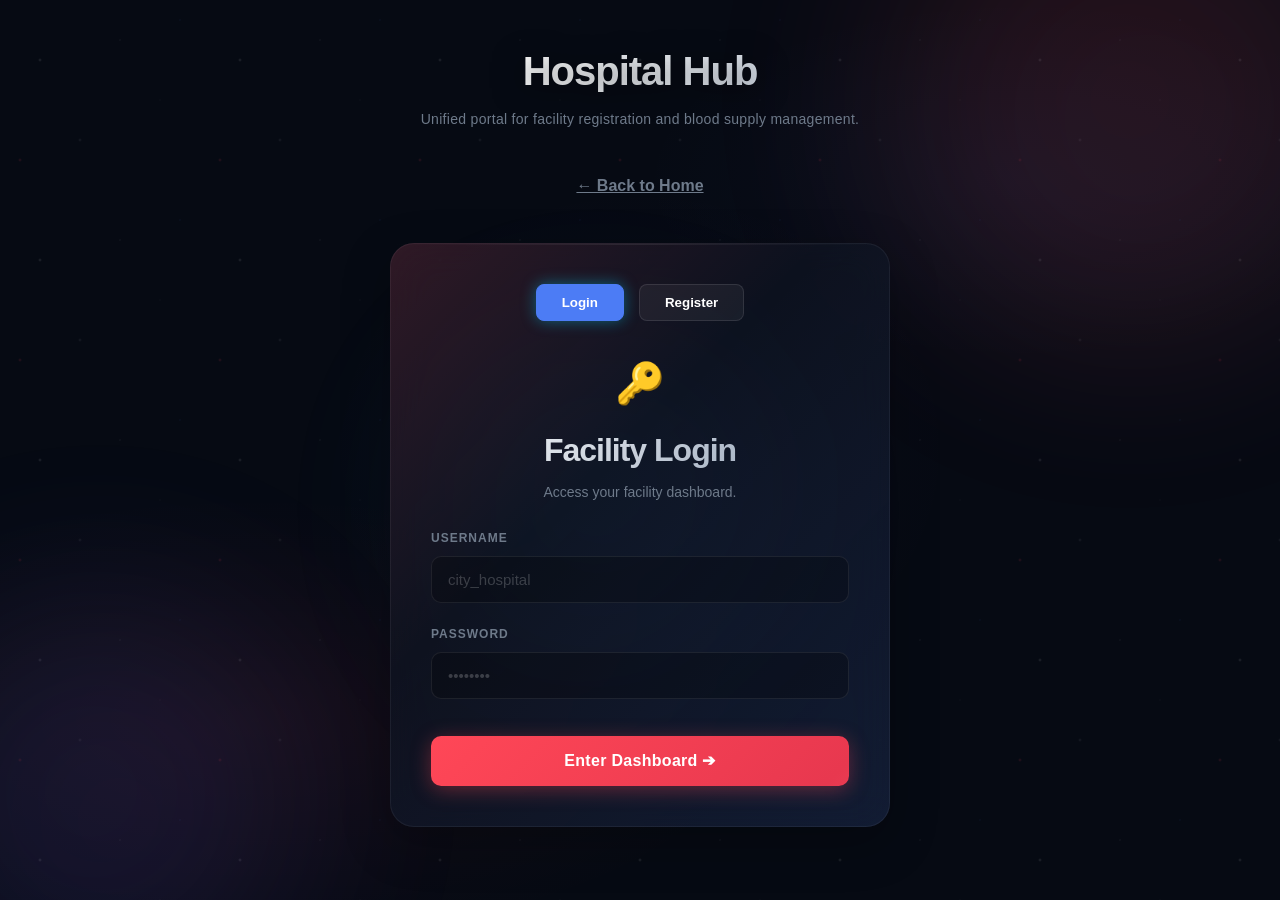
<file: hospitals.html>
<!DOCTYPE html>
<html lang="en">
<head>
    <meta charset="UTF-8">
    <meta name="viewport" content="width=device-width, initial-scale=1.0">
    <title>BloodLink | Hospital Hub</title>
    <link rel="stylesheet" href="styles.css">
    <style>
        .single-container {
            display: flex;
            justify-content: center;
            max-width: 800px;
            margin: 40px auto;
            width: 100%;
        }
        .hub-card {
            width: 100%;
            padding: 40px;
        }
        .header-box {
            text-align: center; margin-bottom: 25px;
        }
        .header-box span {
            font-size: 40px; display: block; margin-bottom: 10px;
        }
        .auth-toggle {
            display: flex;
            justify-content: center;
            margin-bottom: 30px;
            gap: 15px;
        }
        .btn-tab {
            background: rgba(255,255,255,0.05);
            border: 1px solid rgba(255,255,255,0.1);
            color: white;
            padding: 10px 25px;
            border-radius: 8px;
            cursor: pointer;
            font-weight: 600;
            transition: all 0.3s ease;
        }
        .btn-tab.active {
            background: var(--accent-blue);
            border-color: var(--accent-blue);
            box-shadow: 0 0 15px rgba(0, 210, 255, 0.4);
        }
        .dashboard-grid {
            display: grid;
            grid-template-columns: 1fr 1.5fr;
            gap: 30px;
        }
        @media (max-width: 900px) {
            .dashboard-grid { grid-template-columns: 1fr; }
        }
    </style>
</head>
<body>
    <div class="animated-bg">
        <div class="glow-orb orb-1"></div>
        <div class="glow-orb orb-2"></div>
        <div class="glow-orb orb-3"></div>
    </div>

    <!-- Header Section -->
    <div class="header text-center fade-in" style="margin-top: 50px; flex-direction: column;">
        <h1 class="gradient-text hero-title" style="font-size: 40px; margin-bottom: 10px;">Hospital Hub</h1>
        <p class="hero-subtitle">Unified portal for facility registration and blood supply management.</p>
        <a href="/" class="btn-text" style="color: var(--text-secondary); margin-top: 15px; display: inline-block; font-size: 16px;">← Back to Home</a>
    </div>

    <div class="single-container fade-in delay-1" style="padding: 0 20px;">
        <!-- Auth Section (Login / Register) -->
        <div id="auth-section" class="glass-panel hub-card glow-border" style="max-width: 500px;">
            <div class="auth-toggle">
                <button id="tab-login" class="btn-tab active" onclick="showAuth('login')">Login</button>
                <button id="tab-register" class="btn-tab" onclick="showAuth('register')">Register</button>
            </div>

            <!-- Login Form -->
            <div id="login-view">
                <div class="header-box">
                    <span>🔑</span>
                    <h3 class="gradient-text">Facility Login</h3>
                    <p style="font-size: 14px; color: var(--text-secondary); margin-top: 5px;">Access your facility dashboard.</p>
                </div>
                <form onsubmit="submitLogin(event)">
                    <div class="form-group"><label>Username</label><input type="text" id="l-user" required placeholder="city_hospital"></div>
                    <div class="form-group"><label>Password</label><input type="password" id="l-pass" required placeholder="••••••••"></div>
                    <button type="submit" class="btn btn-glow full-width" style="margin-top: 15px; height: 50px; font-size: 16px;">
                        <span>Enter Dashboard ➔</span>
                    </button>
                </form>
            </div>

            <!-- Register Form -->
            <div id="register-view" style="display: none;">
                <div class="header-box">
                    <span>🏥</span>
                    <h3 class="gradient-text">Register Facility</h3>
                    <p style="font-size: 14px; color: var(--text-secondary); margin-top: 5px;">Join our community network today.</p>
                </div>
                <form onsubmit="submitHospitalRegister(event)">
                    <div class="form-group"><label>Hospital Name</label><input type="text" id="r-name" required placeholder="e.g. City General"></div>
                    <div style="display: grid; grid-template-columns: 1fr 1fr; gap: 15px;">
                        <div class="form-group"><label>Contact</label><input type="text" id="r-contact" required></div>
                        <div class="form-group"><label>Address</label><input type="text" id="r-address" required></div>
                    </div>
                    <div style="display: grid; grid-template-columns: 1fr 1fr; gap: 15px;">
                        <div class="form-group"><label>Username</label><input type="text" id="r-user" required></div>
                        <div class="form-group"><label>Password</label><input type="password" id="r-pass" required></div>
                    </div>
                    <button type="submit" class="btn btn-glow full-width" style="margin-top: 15px; height: 50px; font-size: 16px;">
                        <span>Create Account</span>
                    </button>
                </form>
            </div>
        </div>

        <!-- Dashboard Section (Hidden until Login) -->
        <div id="dashboard-section" class="glass-panel hub-card glow-border" style="display: none;">
            <div class="header" style="justify-content: space-between; align-items: start; margin-bottom: 40px; border-bottom: 1px solid rgba(255,255,255,0.05); padding-bottom: 20px;">
                <div style="text-align: left;">
                    <h2 class="gradient-text" id="hosp-name-display">Hospital Name</h2>
                    <p style="font-size: 14px; color: var(--text-secondary);">Facility ID: #<span id="hosp-id-display">--</span></p>
                </div>
                <button class="btn secondary" onclick="handleLogout()">Logout</button>
            </div>

            <div class="dashboard-grid">
                <!-- Request Form -->
                <div>
                    <h3 style="margin-bottom: 20px;">New Blood Request</h3>
                    <form onsubmit="submitRequest(event)" id="h-request-form">
                        <div class="form-group">
                            <label>Blood Group Required</label>
                            <select id="req-bg" required>
                                <option value="A+">A+</option><option value="A-">A-</option>
                                <option value="B+">B+</option><option value="B-">B-</option>
                                <option value="O+">O+</option><option value="O-">O-</option>
                                <option value="AB+">AB+</option><option value="AB-">AB-</option>
                            </select>
                        </div>
                        <div class="form-group">
                            <label>Quantity (Bags)</label>
                            <input type="number" id="req-qty" required min="1" placeholder="e.g. 5">
                        </div>
                        <div class="checkbox-label" style="margin-bottom: 20px;">
                            <input type="checkbox" id="req-emergency"> 🚨 URGENT EMERGENCY
                        </div>
                        <button type="submit" class="btn btn-glow full-width"><span>Submit Request</span></button>
                    </form>
                </div>

                <!-- Request History -->
                <div>
                    <h3 style="margin-bottom: 20px;">Recent Activity</h3>
                    <div class="table-container" style="max-height: 400px; overflow-y: auto;">
                        <table>
                            <thead>
                                <tr>
                                    <th>Date</th>
                                    <th>Group</th>
                                    <th>Qty</th>
                                    <th>Status</th>
                                </tr>
                            </thead>
                            <tbody id="h-request-history">
                                <!-- Populated by JS -->
                            </tbody>
                        </table>
                    </div>
                </div>
            </div>
        </div>
    </div>

    <!-- Result Modal -->
    <div id="result-modal" class="modal">
        <div class="modal-content glass-panel text-center fade-in" style="max-width: 380px;">
            <h1 id="rm-icon" style="font-size: 50px; margin-bottom: 10px;">✅</h1>
            <h3 id="rm-title" style="margin-bottom: 15px; font-size: 22px;">Success</h3>
            <p id="rm-msg" style="color: var(--text-secondary); margin-bottom: 25px;">Operation completed.</p>
            <button class="btn secondary" onclick="closeModal('result-modal')">Close</button>
        </div>
    </div>

    <script>
        function showResult(title, msg, isError = false) {
            document.getElementById('rm-icon').innerText = isError ? "❌" : "✅";
            document.getElementById('rm-title').innerText = title;
            document.getElementById('rm-msg').innerText = msg;
            document.getElementById('result-modal').style.display = 'flex';
        }
        function closeModal(id) { 
            document.getElementById(id).style.display = 'none';
            if (id === 'result-modal' && document.getElementById('rm-title').innerText.includes("Registered")) {
                showAuth('login');
            }
        }
        function showAuth(view) {
            document.getElementById('login-view').style.display = (view === 'login') ? 'block' : 'none';
            document.getElementById('register-view').style.display = (view === 'register') ? 'block' : 'none';
            document.getElementById('tab-login').classList.toggle('active', view === 'login');
            document.getElementById('tab-register').classList.toggle('active', view === 'register');
        }

        async function submitLogin(e) {
            e.preventDefault();
            const user = document.getElementById('l-user').value;
            const pass = document.getElementById('l-pass').value;
            try {
                const res = await fetch('/api/login', { method: 'POST', body: JSON.stringify({ username: user, password: pass }) });
                const data = await res.json();
                if (data.success && data.role === 'Hospital') {
                    sessionStorage.setItem('hosp_auth', 'true');
                    sessionStorage.setItem('hosp_id', data.hospital_id);
                    sessionStorage.setItem('hosp_name', data.name);
                    showDashboard();
                } else {
                    showResult("Login Failed", data.error || "Must be a Hospital account.", true);
                }
            } catch (err) { showResult("Error", "Server unreachable", true); }
        }

        async function submitHospitalRegister(e) {
            e.preventDefault();
            const payload = {
                name: document.getElementById('r-name').value,
                contact: document.getElementById('r-contact').value,
                address: document.getElementById('r-address').value,
                username: document.getElementById('r-user').value,
                password: document.getElementById('r-pass').value,
                role: 'Hospital'
            };
            try {
                const res = await fetch('/api/hospitals', { method: 'POST', body: JSON.stringify(payload) });
                const data = await res.json();
                if (data.success) {
                    showResult("Hospital Registered", `Welcome! Your ID is #${data.hospital_id}. Please login now.`);
                    e.target.reset();
                } else { showResult("Failed", data.error, true); }
            } catch (err) { showResult("Error", "Network issue", true); }
        }

        function showDashboard() {
            document.getElementById('auth-section').style.display = 'none';
            document.getElementById('dashboard-section').style.display = 'block';
            document.getElementById('hosp-name-display').innerText = sessionStorage.getItem('hosp_name');
            document.getElementById('hosp-id-display').innerText = sessionStorage.getItem('hosp_id');
            loadHistory();
        }

        async function loadHistory() {
            const hospName = sessionStorage.getItem('hosp_name');
            const res = await fetch('/api/requests');
            const data = await res.json();
            const tbody = document.getElementById('h-request-history');
            tbody.innerHTML = '';
            data.filter(r => r.hospital === hospName).forEach(req => {
                const tr = document.createElement('tr');
                tr.innerHTML = `<td>${req.date}</td><td><span class="table-badge">${req.blood_group}</span></td><td>${req.quantity}</td><td><span class="status-indicator ${req.status.includes('Pending') ? 'status-pending' : 'status-approved'}">${req.status}</span></td>`;
                tbody.appendChild(tr);
            });
        }

        async function submitRequest(e) {
            e.preventDefault();
            const payload = {
                blood_group: document.getElementById('req-bg').value,
                quantity: document.getElementById('req-qty').value,
                hospital_id: sessionStorage.getItem('hosp_id'),
                is_emergency: document.getElementById('req-emergency').checked
            };
            try {
                const res = await fetch('/api/requests', { method: 'POST', body: JSON.stringify(payload) });
                const data = await res.json();
                if (data.success) {
                    showResult("Request Placed", data.status.includes('Approved') ? "Instantly Approved! Diverting supply." : "Marked as Pending. Awaiting stock.");
                    document.getElementById('h-request-form').reset();
                    loadHistory();
                } else { showResult("Error", data.error, true); }
            } catch (err) { showResult("Error", "Failed to submit", true); }
        }

        function handleLogout() {
            sessionStorage.clear();
            location.reload();
        }

        window.onload = () => {
            if (sessionStorage.getItem('hosp_auth') === 'true') {
                showDashboard();
            }
        };
    </script>
</body>
</html>
</file>
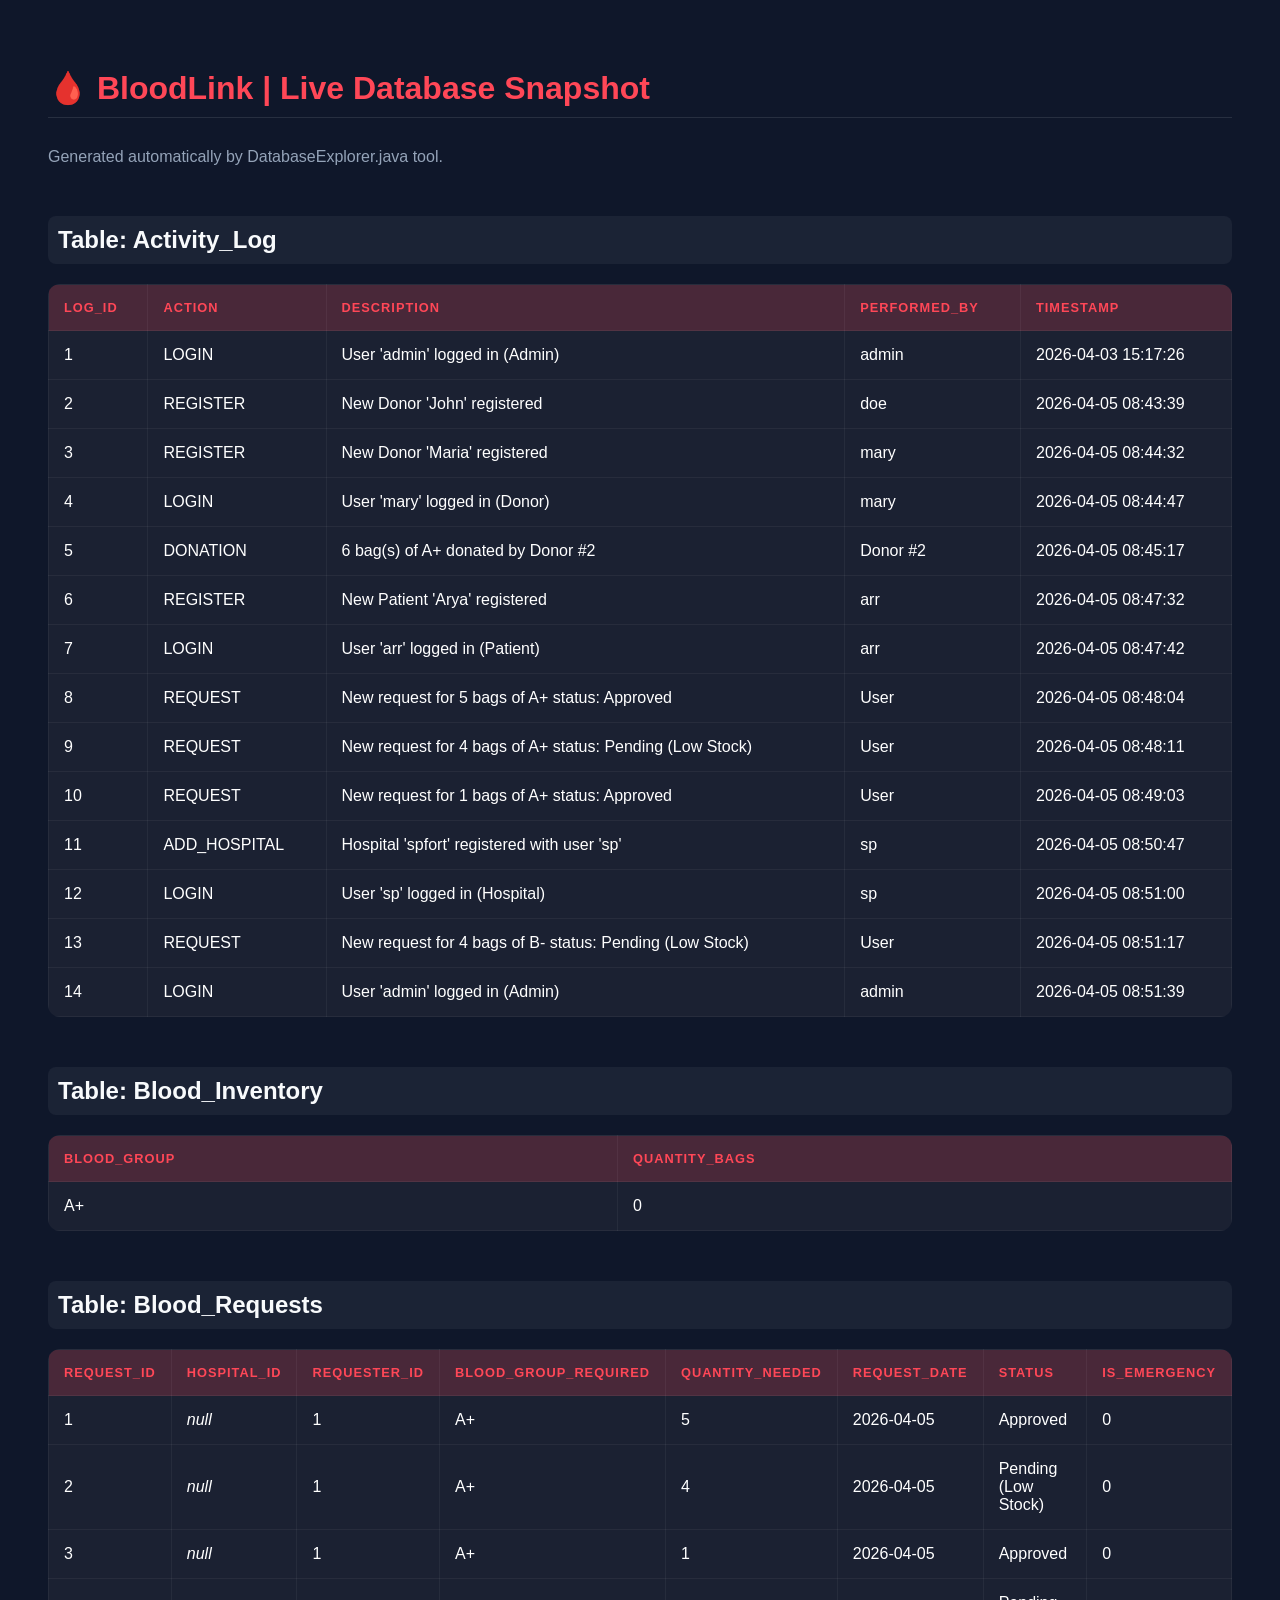
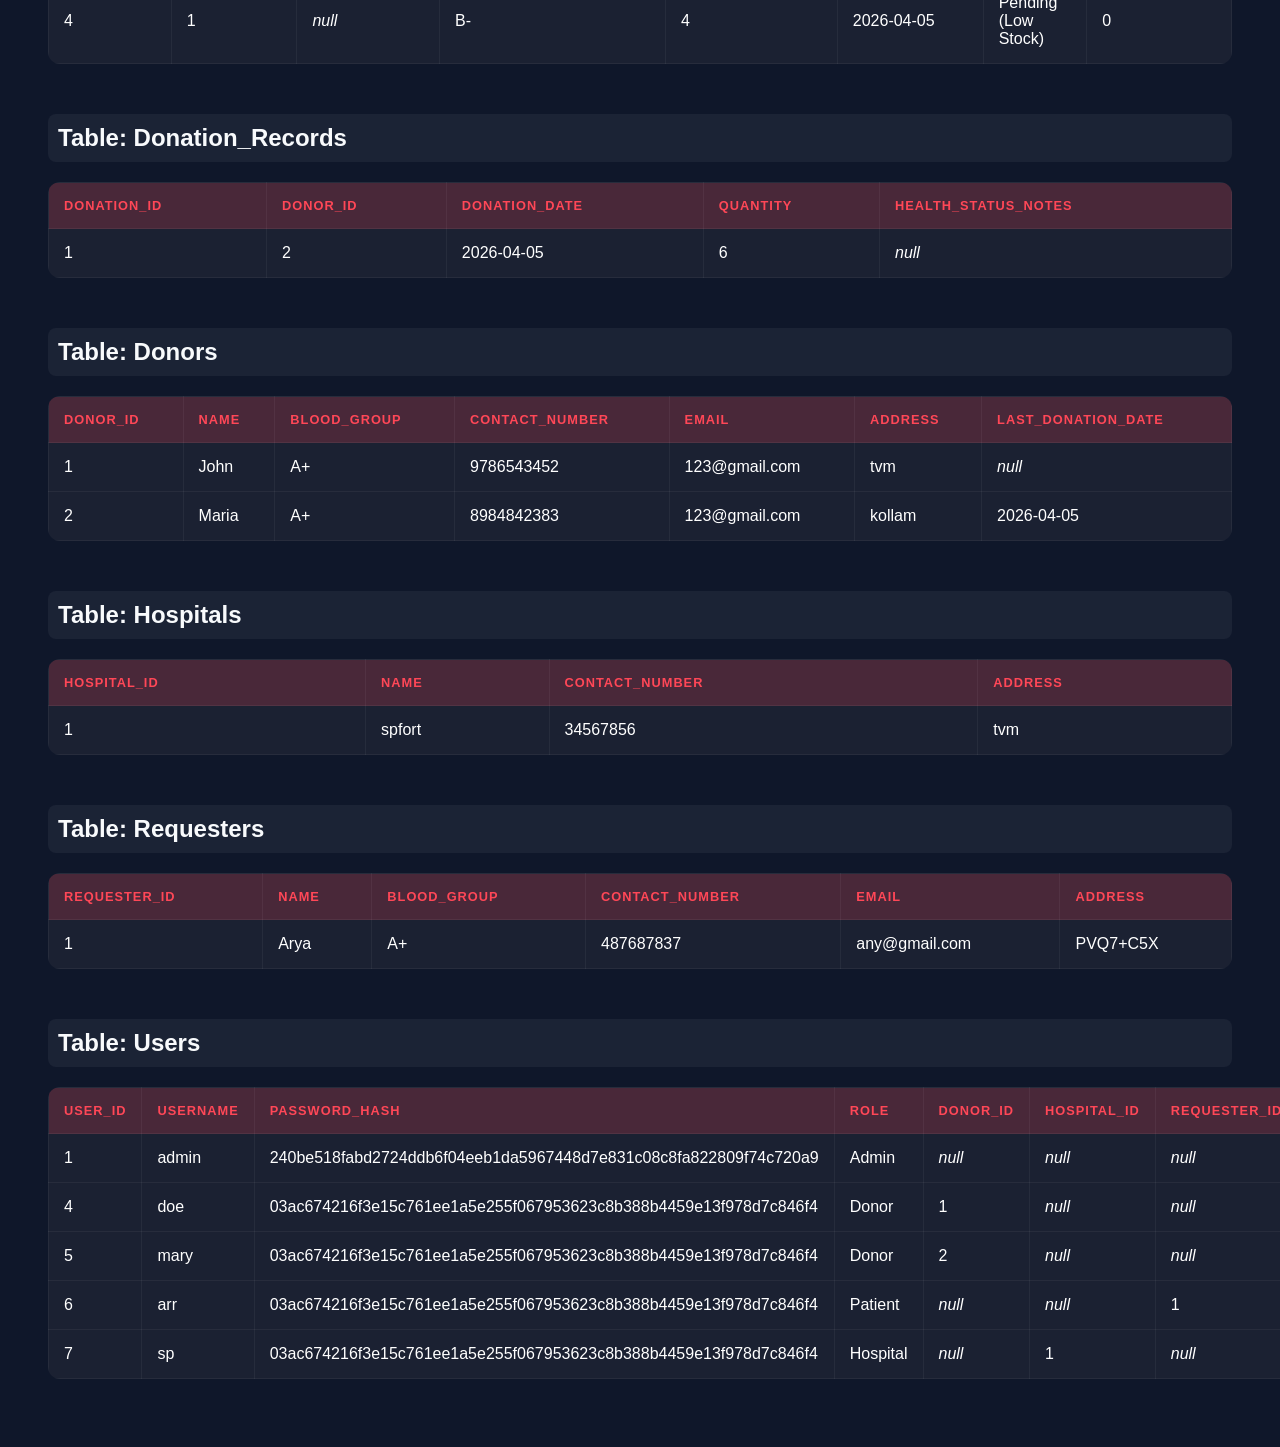
<file: BloodLink_GitHub_Ready/BloodBank_Live_Database.html>
<!DOCTYPE html><html><head><title>BloodLink | Live Database Explorer</title>
<style>
body { font-family: 'Segoe UI', sans-serif; background: #0f172a; color: white; padding: 40px; }
.container { max-width: 1200px; margin: 0 auto; }
h1 { color: #ff4757; margin-bottom: 30px; border-bottom: 1px solid rgba(255,255,255,0.1); padding-bottom: 10px; }
h2 { color: #f8fafc; margin-top: 50px; padding: 10px; background: rgba(255,255,255,0.05); border-radius: 8px; }
table { width: 100%; border-collapse: collapse; margin: 20px 0; background: #1b2132; border-radius: 12px; overflow: hidden; }
th, td { padding: 15px; border: 1px solid rgba(255,255,255,0.05); text-align: left; }
th { background: rgba(255, 71, 87, 0.2); color: #ff4757; text-transform: uppercase; font-size: 0.8rem; letter-spacing: 1px; }
tr:hover { background: rgba(255,255,255,0.02); }
</style></head><body><div class='container'>
<h1>🩸 BloodLink | Live Database Snapshot</h1>
<p style='color: #94a3b8;'>Generated automatically by DatabaseExplorer.java tool.</p>
<h2>Table: Activity_Log</h2>
<table><thead><tr>
<th>log_id</th>
<th>action</th>
<th>description</th>
<th>performed_by</th>
<th>timestamp</th>
</tr></thead><tbody>
<tr>
<td>1</td>
<td>LOGIN</td>
<td>User 'admin' logged in (Admin)</td>
<td>admin</td>
<td>2026-04-03 15:17:26</td>
</tr>
<tr>
<td>2</td>
<td>REGISTER</td>
<td>New Donor 'John' registered</td>
<td>doe</td>
<td>2026-04-05 08:43:39</td>
</tr>
<tr>
<td>3</td>
<td>REGISTER</td>
<td>New Donor 'Maria' registered</td>
<td>mary</td>
<td>2026-04-05 08:44:32</td>
</tr>
<tr>
<td>4</td>
<td>LOGIN</td>
<td>User 'mary' logged in (Donor)</td>
<td>mary</td>
<td>2026-04-05 08:44:47</td>
</tr>
<tr>
<td>5</td>
<td>DONATION</td>
<td>6 bag(s) of A+ donated by Donor #2</td>
<td>Donor #2</td>
<td>2026-04-05 08:45:17</td>
</tr>
<tr>
<td>6</td>
<td>REGISTER</td>
<td>New Patient 'Arya' registered</td>
<td>arr</td>
<td>2026-04-05 08:47:32</td>
</tr>
<tr>
<td>7</td>
<td>LOGIN</td>
<td>User 'arr' logged in (Patient)</td>
<td>arr</td>
<td>2026-04-05 08:47:42</td>
</tr>
<tr>
<td>8</td>
<td>REQUEST</td>
<td>New request for 5 bags of A+ status: Approved</td>
<td>User</td>
<td>2026-04-05 08:48:04</td>
</tr>
<tr>
<td>9</td>
<td>REQUEST</td>
<td>New request for 4 bags of A+ status: Pending (Low Stock)</td>
<td>User</td>
<td>2026-04-05 08:48:11</td>
</tr>
<tr>
<td>10</td>
<td>REQUEST</td>
<td>New request for 1 bags of A+ status: Approved</td>
<td>User</td>
<td>2026-04-05 08:49:03</td>
</tr>
<tr>
<td>11</td>
<td>ADD_HOSPITAL</td>
<td>Hospital 'spfort' registered with user 'sp'</td>
<td>sp</td>
<td>2026-04-05 08:50:47</td>
</tr>
<tr>
<td>12</td>
<td>LOGIN</td>
<td>User 'sp' logged in (Hospital)</td>
<td>sp</td>
<td>2026-04-05 08:51:00</td>
</tr>
<tr>
<td>13</td>
<td>REQUEST</td>
<td>New request for 4 bags of B- status: Pending (Low Stock)</td>
<td>User</td>
<td>2026-04-05 08:51:17</td>
</tr>
<tr>
<td>14</td>
<td>LOGIN</td>
<td>User 'admin' logged in (Admin)</td>
<td>admin</td>
<td>2026-04-05 08:51:39</td>
</tr>
</tbody></table>
<h2>Table: Blood_Inventory</h2>
<table><thead><tr>
<th>blood_group</th>
<th>quantity_bags</th>
</tr></thead><tbody>
<tr>
<td>A+</td>
<td>0</td>
</tr>
</tbody></table>
<h2>Table: Blood_Requests</h2>
<table><thead><tr>
<th>request_id</th>
<th>hospital_id</th>
<th>requester_id</th>
<th>blood_group_required</th>
<th>quantity_needed</th>
<th>request_date</th>
<th>status</th>
<th>is_emergency</th>
</tr></thead><tbody>
<tr>
<td>1</td>
<td><i>null</i></td>
<td>1</td>
<td>A+</td>
<td>5</td>
<td>2026-04-05</td>
<td>Approved</td>
<td>0</td>
</tr>
<tr>
<td>2</td>
<td><i>null</i></td>
<td>1</td>
<td>A+</td>
<td>4</td>
<td>2026-04-05</td>
<td>Pending (Low Stock)</td>
<td>0</td>
</tr>
<tr>
<td>3</td>
<td><i>null</i></td>
<td>1</td>
<td>A+</td>
<td>1</td>
<td>2026-04-05</td>
<td>Approved</td>
<td>0</td>
</tr>
<tr>
<td>4</td>
<td>1</td>
<td><i>null</i></td>
<td>B-</td>
<td>4</td>
<td>2026-04-05</td>
<td>Pending (Low Stock)</td>
<td>0</td>
</tr>
</tbody></table>
<h2>Table: Donation_Records</h2>
<table><thead><tr>
<th>donation_id</th>
<th>donor_id</th>
<th>donation_date</th>
<th>quantity</th>
<th>health_status_notes</th>
</tr></thead><tbody>
<tr>
<td>1</td>
<td>2</td>
<td>2026-04-05</td>
<td>6</td>
<td><i>null</i></td>
</tr>
</tbody></table>
<h2>Table: Donors</h2>
<table><thead><tr>
<th>donor_id</th>
<th>name</th>
<th>blood_group</th>
<th>contact_number</th>
<th>email</th>
<th>address</th>
<th>last_donation_date</th>
</tr></thead><tbody>
<tr>
<td>1</td>
<td>John</td>
<td>A+</td>
<td>9786543452</td>
<td>123@gmail.com</td>
<td>tvm</td>
<td><i>null</i></td>
</tr>
<tr>
<td>2</td>
<td>Maria</td>
<td>A+</td>
<td>8984842383</td>
<td>123@gmail.com</td>
<td>kollam</td>
<td>2026-04-05</td>
</tr>
</tbody></table>
<h2>Table: Hospitals</h2>
<table><thead><tr>
<th>hospital_id</th>
<th>name</th>
<th>contact_number</th>
<th>address</th>
</tr></thead><tbody>
<tr>
<td>1</td>
<td>spfort</td>
<td>34567856</td>
<td>tvm</td>
</tr>
</tbody></table>
<h2>Table: Requesters</h2>
<table><thead><tr>
<th>requester_id</th>
<th>name</th>
<th>blood_group</th>
<th>contact_number</th>
<th>email</th>
<th>address</th>
</tr></thead><tbody>
<tr>
<td>1</td>
<td>Arya</td>
<td>A+</td>
<td>487687837</td>
<td>any@gmail.com</td>
<td>PVQ7+C5X</td>
</tr>
</tbody></table>
<h2>Table: Users</h2>
<table><thead><tr>
<th>user_id</th>
<th>username</th>
<th>password_hash</th>
<th>role</th>
<th>donor_id</th>
<th>hospital_id</th>
<th>requester_id</th>
</tr></thead><tbody>
<tr>
<td>1</td>
<td>admin</td>
<td>240be518fabd2724ddb6f04eeb1da5967448d7e831c08c8fa822809f74c720a9</td>
<td>Admin</td>
<td><i>null</i></td>
<td><i>null</i></td>
<td><i>null</i></td>
</tr>
<tr>
<td>4</td>
<td>doe</td>
<td>03ac674216f3e15c761ee1a5e255f067953623c8b388b4459e13f978d7c846f4</td>
<td>Donor</td>
<td>1</td>
<td><i>null</i></td>
<td><i>null</i></td>
</tr>
<tr>
<td>5</td>
<td>mary</td>
<td>03ac674216f3e15c761ee1a5e255f067953623c8b388b4459e13f978d7c846f4</td>
<td>Donor</td>
<td>2</td>
<td><i>null</i></td>
<td><i>null</i></td>
</tr>
<tr>
<td>6</td>
<td>arr</td>
<td>03ac674216f3e15c761ee1a5e255f067953623c8b388b4459e13f978d7c846f4</td>
<td>Patient</td>
<td><i>null</i></td>
<td><i>null</i></td>
<td>1</td>
</tr>
<tr>
<td>7</td>
<td>sp</td>
<td>03ac674216f3e15c761ee1a5e255f067953623c8b388b4459e13f978d7c846f4</td>
<td>Hospital</td>
<td><i>null</i></td>
<td>1</td>
<td><i>null</i></td>
</tr>
</tbody></table>
</div></body></html>
</file>
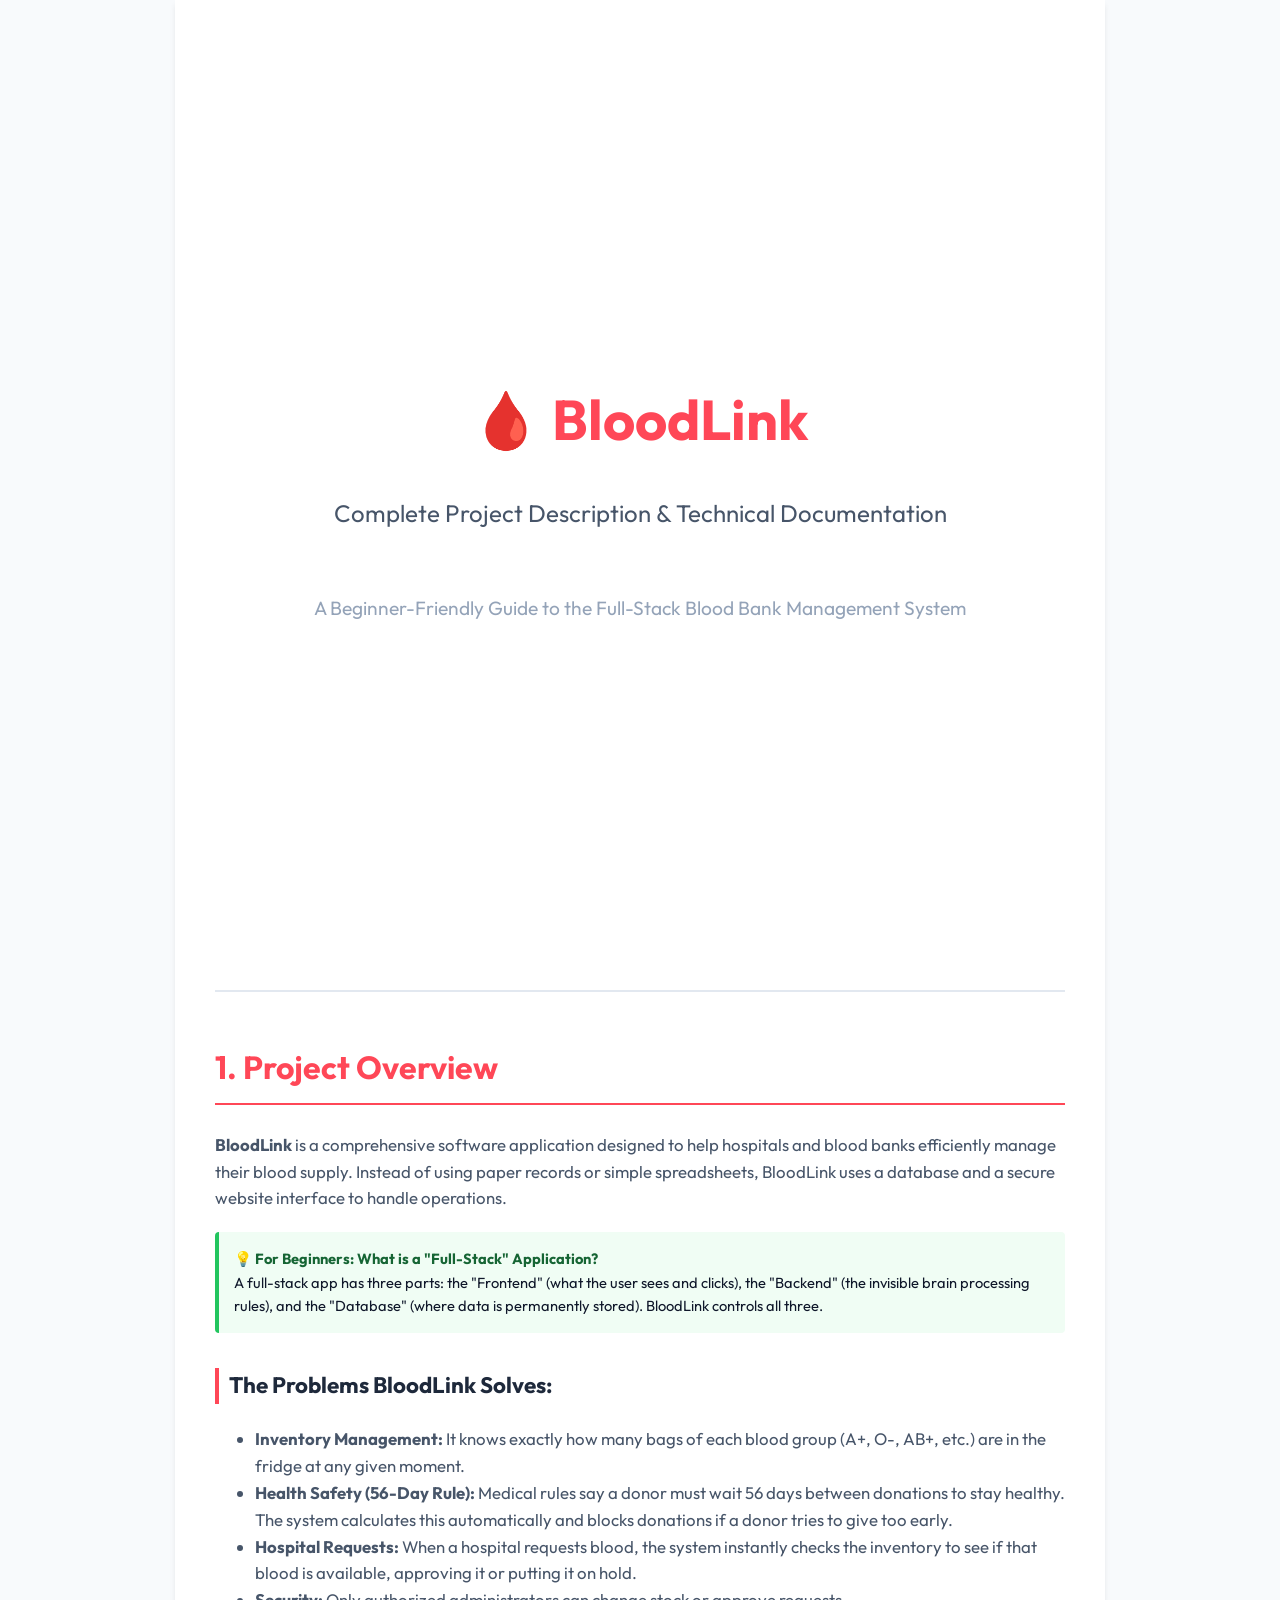
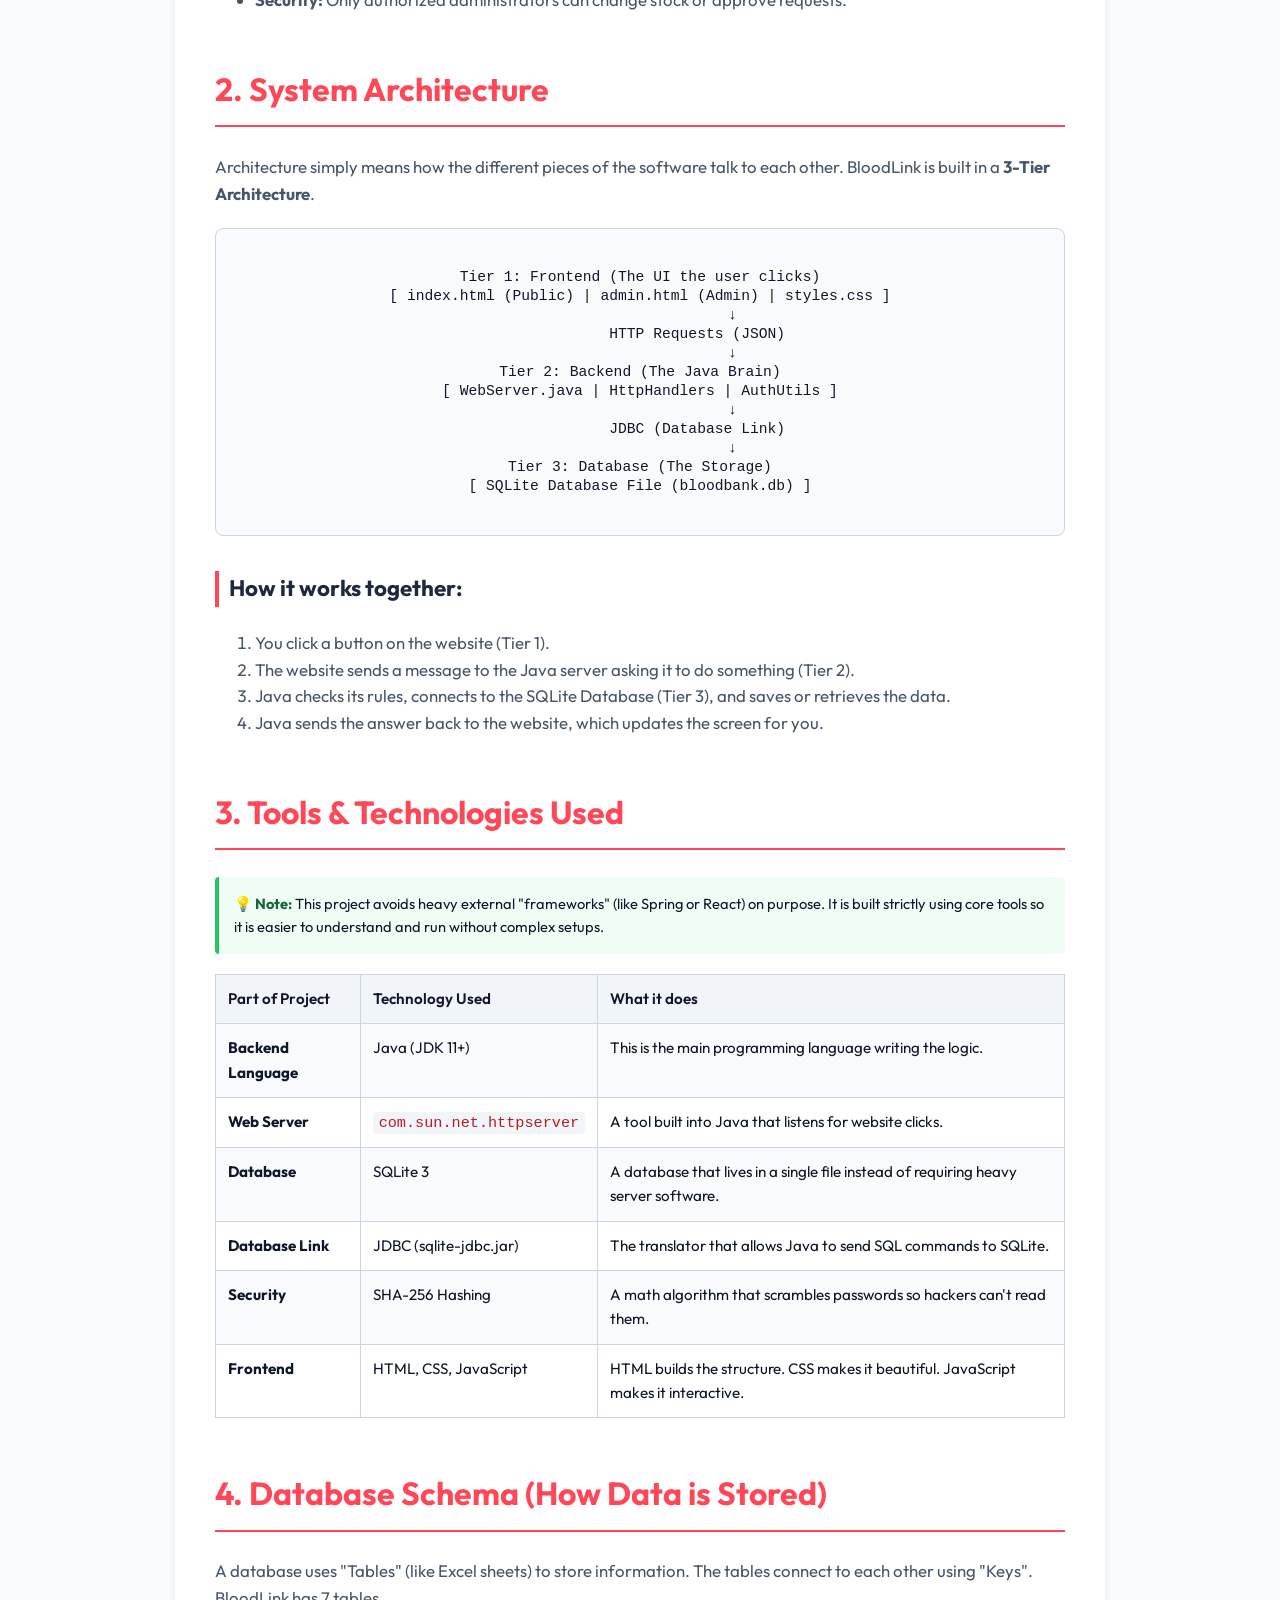
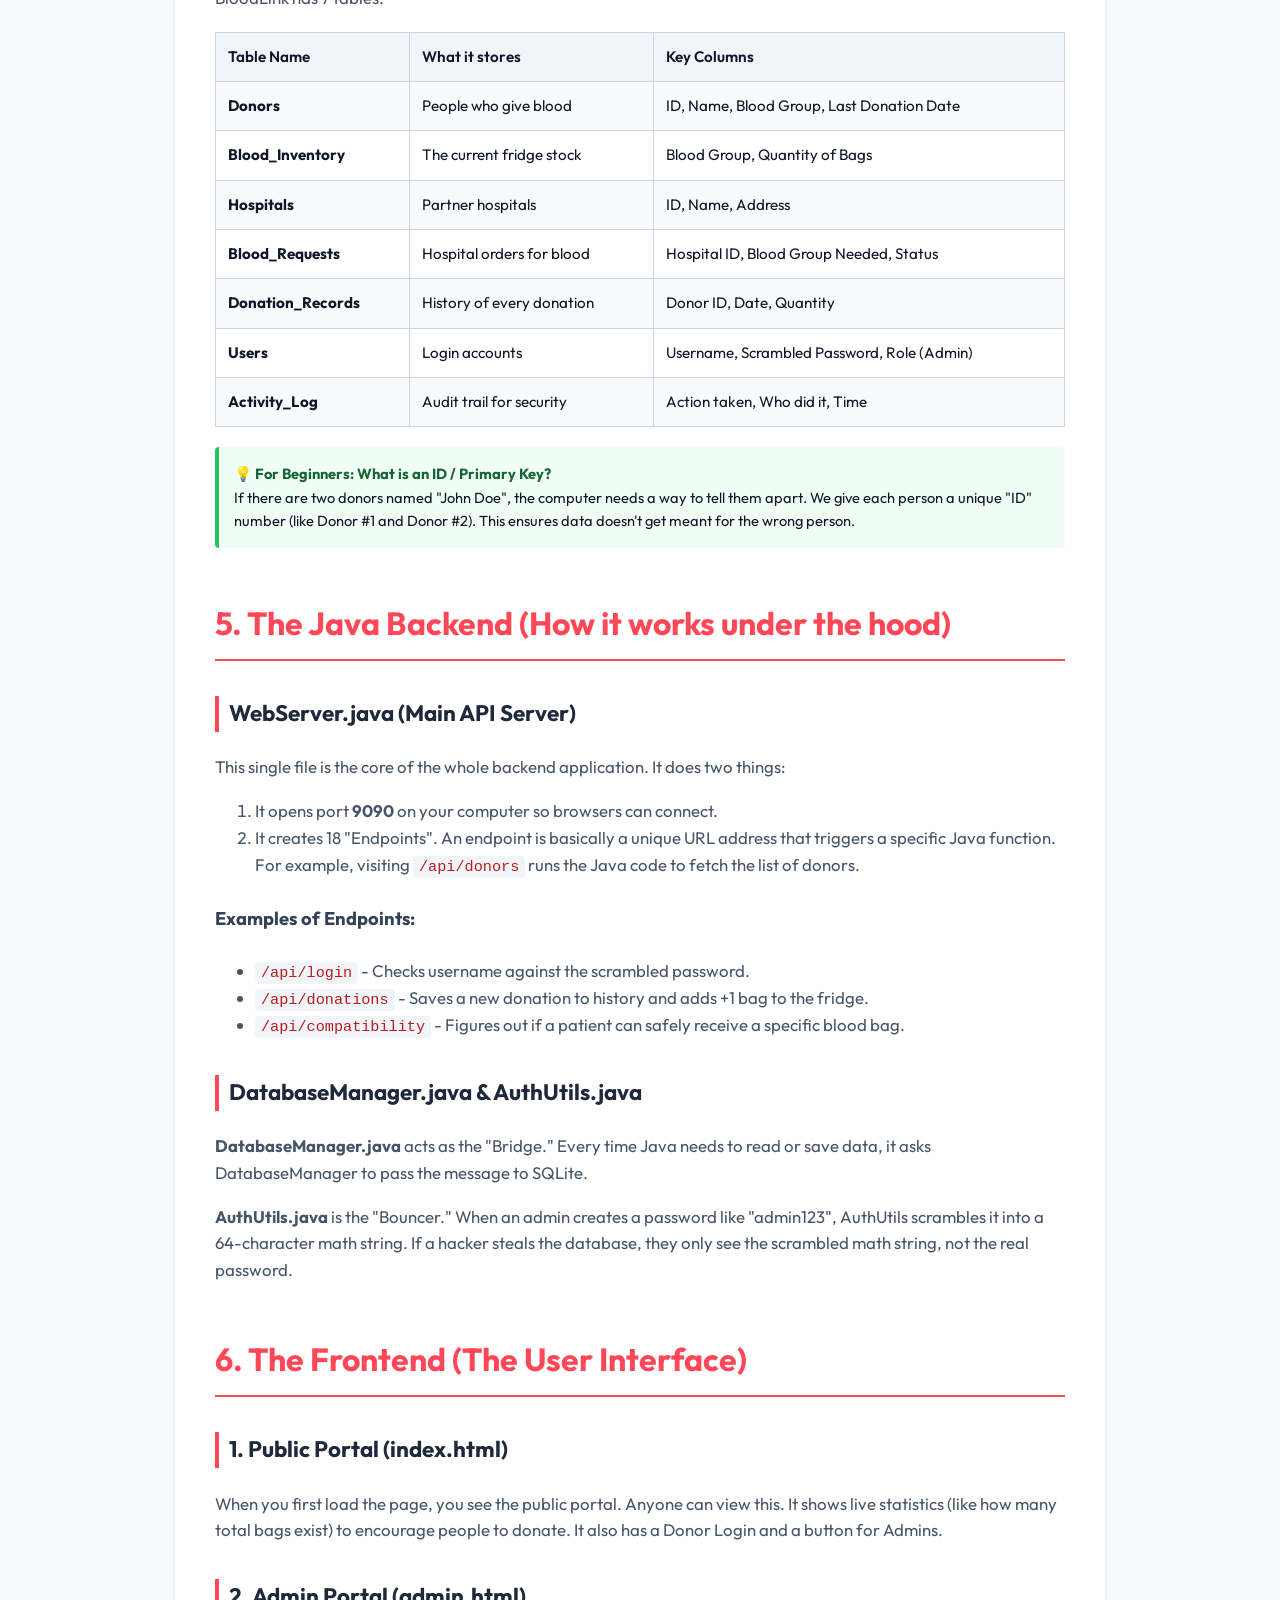
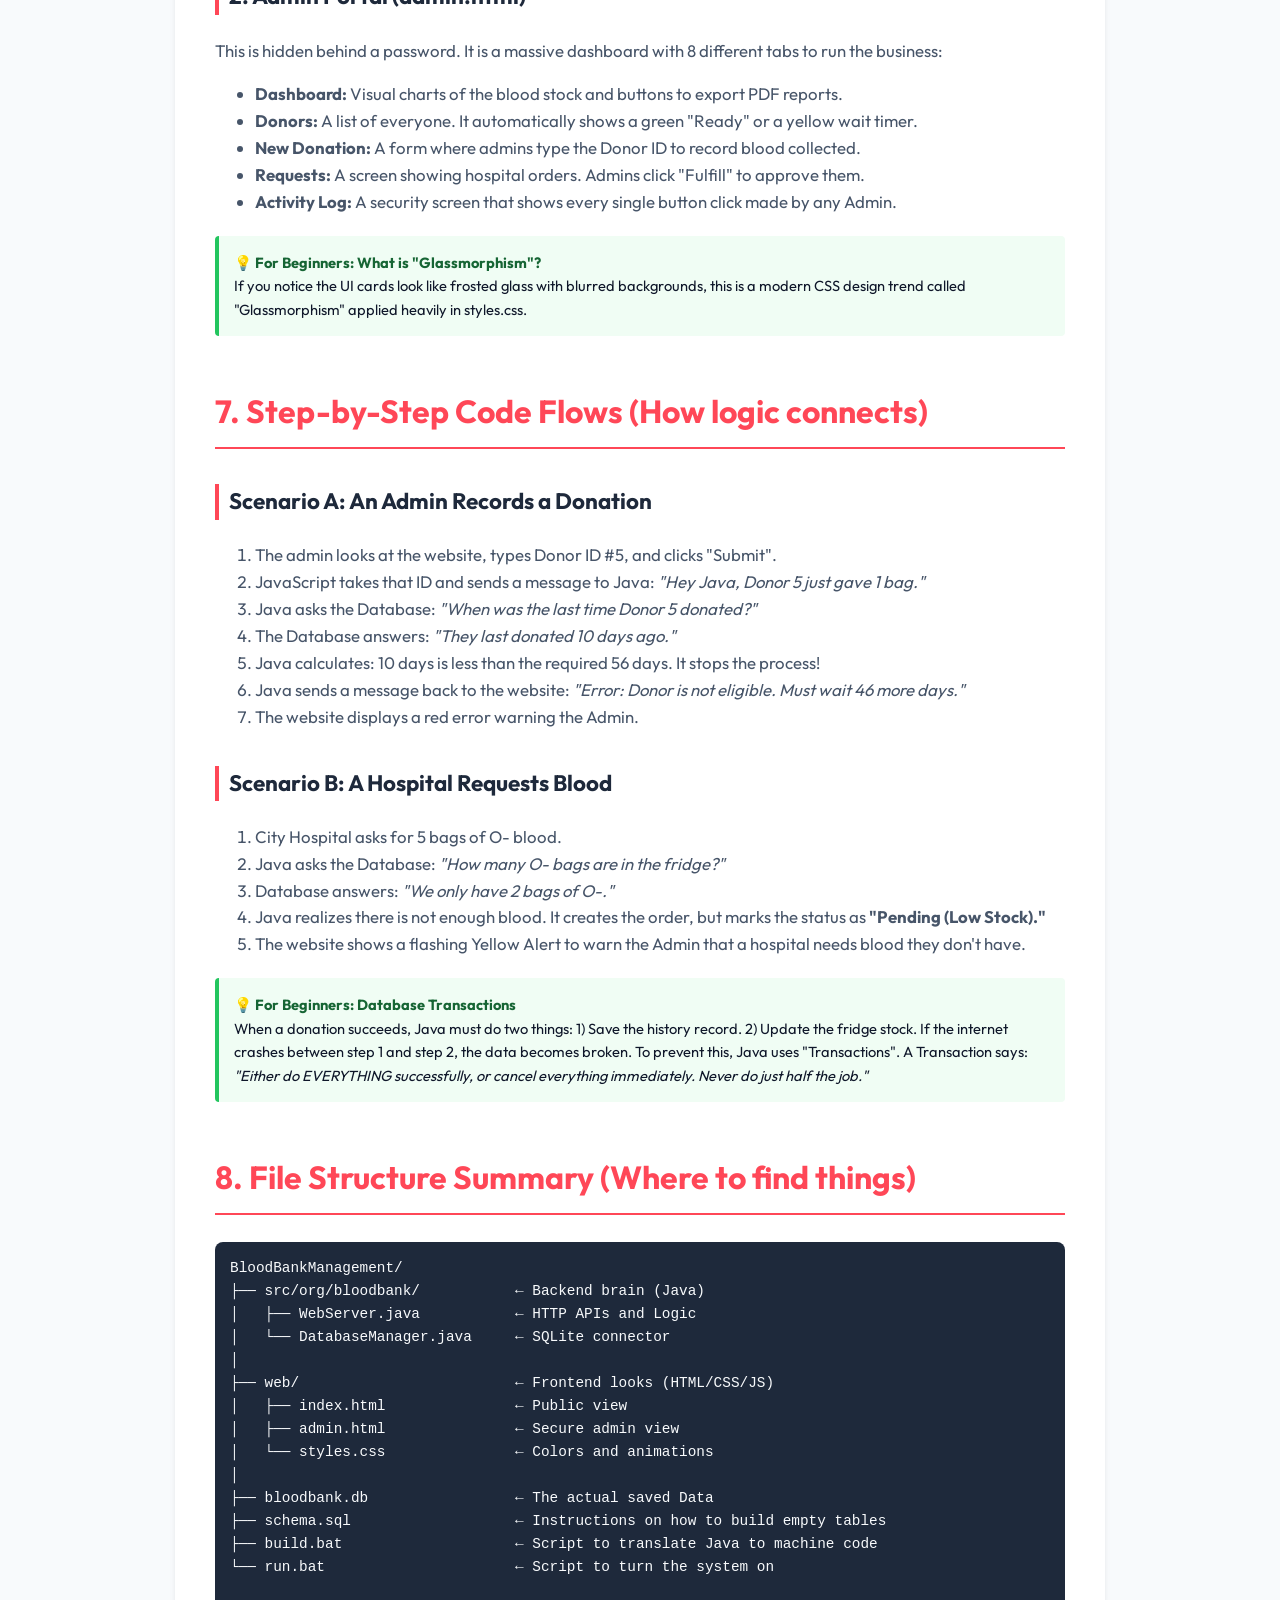
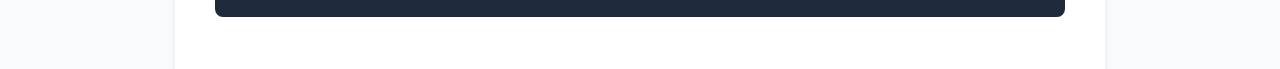
<file: BloodLink_GitHub_Ready/BloodLink_Documentation.html>
<!DOCTYPE html>
<html lang="en">
<head>
    <meta charset="UTF-8">
    <meta name="viewport" content="width=device-width, initial-scale=1.0">
    <title>BloodLink Technical Documentation for Beginners</title>
    <style>
        @import url('https://fonts.googleapis.com/css2?family=Outfit:wght@300;400;600;800&display=swap');
        
        body {
            font-family: 'Outfit', -apple-system, sans-serif;
            background-color: #f8fafc;
            color: #0f172a;
            line-height: 1.6;
            margin: 0;
            padding: 0;
            font-size: 11pt;
        }

        .container {
            max-width: 850px;
            margin: 0 auto;
            padding: 40px;
            background: white;
            box-shadow: 0 4px 6px -1px rgba(0, 0, 0, 0.1);
        }

        .print-break {
            page-break-before: always;
        }

        .cover-page {
            height: 100vh;
            display: flex;
            flex-direction: column;
            justify-content: center;
            align-items: center;
            text-align: center;
            border-bottom: 2px solid #e2e8f0;
            padding-bottom: 50px;
        }

        .cover-page h1 {
            font-size: 3.5rem;
            color: #ff4757;
            margin-bottom: 10px;
        }

        .cover-page h2 {
            font-size: 1.5rem;
            color: #475569;
            font-weight: 400;
        }

        .section-title {
            color: #ff4757;
            border-bottom: 2px solid #ff4757;
            padding-bottom: 10px;
            margin-top: 50px;
            font-size: 2rem;
            page-break-after: avoid;
        }

        h3 {
            color: #1e293b;
            margin-top: 35px;
            font-size: 1.4rem;
            border-left: 4px solid #ff4757;
            padding-left: 10px;
            page-break-after: avoid;
        }
        
        h4 {
            color: #334155;
            font-size: 1.15rem;
            margin-top: 25px;
        }

        p, ul, ol {
            color: #475569;
            font-size: 1.05rem;
        }

        .beginner-note {
            background-color: #f0fdf4;
            border-left: 4px solid #22c55e;
            padding: 15px;
            margin: 20px 0;
            border-radius: 4px;
        }
        .beginner-note strong { color: #166534; }

        table {
            width: 100%;
            border-collapse: collapse;
            margin: 20px 0;
            font-size: 0.95rem;
            page-break-inside: auto;
        }

        tr { page-break-inside: avoid; page-break-after: auto; }

        th, td {
            border: 1px solid #cbd5e1;
            padding: 12px;
            text-align: left;
            vertical-align: top;
        }

        th {
            background-color: #f1f5f9;
            color: #0f172a;
            font-weight: 600;
        }

        tr:nth-child(even) { background-color: #f8fafc; }

        code {
            background-color: #f1f5f9;
            padding: 2px 6px;
            border-radius: 4px;
            font-family: monospace;
            font-size: 0.95rem;
            color: #b91c1c;
        }

        pre {
            background-color: #1e293b;
            color: #f8fafc;
            padding: 15px;
            border-radius: 8px;
            overflow-x: auto;
            font-size: 0.9rem;
            page-break-inside: avoid;
        }

        .diagram-box {
            background: #f8fafc;
            border: 1px solid #cbd5e1;
            padding: 20px;
            border-radius: 8px;
            text-align: center;
            margin: 20px 0;
            font-family: monospace;
            white-space: pre;
            overflow-x: auto;
            line-height: 1.3;
        }

        @media print {
            body { background: white; }
            .container { box-shadow: none; padding: 0; max-width: 100%; }
            .cover-page { height: auto; margin-top: 15vh; margin-bottom: 25vh; border: none; }
            @page { margin: 1.5cm; }
        }
    </style>
</head>
<body>

<div class="container">

    <!-- Cover Page -->
    <div class="cover-page">
        <h1>🩸 BloodLink</h1>
        <h2>Complete Project Description & Technical Documentation</h2>
        <p style="margin-top: 40px; color: #94a3b8; font-size: 1.2rem;">A Beginner-Friendly Guide to the Full-Stack Blood Bank Management System</p>
    </div>

    <!-- Section 1 -->
    <div class="print-break">
        <h2 class="section-title">1. Project Overview</h2>
        <p><strong>BloodLink</strong> is a comprehensive software application designed to help hospitals and blood banks efficiently manage their blood supply. Instead of using paper records or simple spreadsheets, BloodLink uses a database and a secure website interface to handle operations.</p>
        
        <div class="beginner-note">
            <strong>💡 For Beginners: What is a "Full-Stack" Application?</strong><br>
            A full-stack app has three parts: the "Frontend" (what the user sees and clicks), the "Backend" (the invisible brain processing rules), and the "Database" (where data is permanently stored). BloodLink controls all three.
        </div>

        <h3>The Problems BloodLink Solves:</h3>
        <ul>
            <li><strong>Inventory Management:</strong> It knows exactly how many bags of each blood group (A+, O-, AB+, etc.) are in the fridge at any given moment.</li>
            <li><strong>Health Safety (56-Day Rule):</strong> Medical rules say a donor must wait 56 days between donations to stay healthy. The system calculates this automatically and blocks donations if a donor tries to give too early.</li>
            <li><strong>Hospital Requests:</strong> When a hospital requests blood, the system instantly checks the inventory to see if that blood is available, approving it or putting it on hold.</li>
            <li><strong>Security:</strong> Only authorized administrators can change stock or approve requests.</li>
        </ul>
    </div>

    <!-- Section 2 -->
    <div class="print-break">
        <h2 class="section-title">2. System Architecture</h2>
        <p>Architecture simply means how the different pieces of the software talk to each other. BloodLink is built in a <strong>3-Tier Architecture</strong>.</p>
        
        <div class="diagram-box">
Tier 1: Frontend (The UI the user clicks)
[ index.html (Public) | admin.html (Admin) | styles.css ]
                     ↓
             HTTP Requests (JSON)
                     ↓
Tier 2: Backend (The Java Brain)
[ WebServer.java | HttpHandlers | AuthUtils ]
                     ↓
             JDBC (Database Link)
                     ↓
Tier 3: Database (The Storage)
[ SQLite Database File (bloodbank.db) ]
        </div>

        <h3>How it works together:</h3>
        <ol>
            <li>You click a button on the website (Tier 1).</li>
            <li>The website sends a message to the Java server asking it to do something (Tier 2).</li>
            <li>Java checks its rules, connects to the SQLite Database (Tier 3), and saves or retrieves the data.</li>
            <li>Java sends the answer back to the website, which updates the screen for you.</li>
        </ol>
    </div>

    <!-- Section 3 -->
    <div class="print-break">
        <h2 class="section-title">3. Tools & Technologies Used</h2>
        
        <div class="beginner-note">
            <strong>💡 Note:</strong> This project avoids heavy external "frameworks" (like Spring or React) on purpose. It is built strictly using core tools so it is easier to understand and run without complex setups.
        </div>

        <table>
            <tr><th>Part of Project</th><th>Technology Used</th><th>What it does</th></tr>
            <tr><td><strong>Backend Language</strong></td><td>Java (JDK 11+)</td><td>This is the main programming language writing the logic.</td></tr>
            <tr><td><strong>Web Server</strong></td><td><code>com.sun.net.httpserver</code></td><td>A tool built into Java that listens for website clicks.</td></tr>
            <tr><td><strong>Database</strong></td><td>SQLite 3</td><td>A database that lives in a single file instead of requiring heavy server software.</td></tr>
            <tr><td><strong>Database Link</strong></td><td>JDBC (sqlite-jdbc.jar)</td><td>The translator that allows Java to send SQL commands to SQLite.</td></tr>
            <tr><td><strong>Security</strong></td><td>SHA-256 Hashing</td><td>A math algorithm that scrambles passwords so hackers can't read them.</td></tr>
            <tr><td><strong>Frontend</strong></td><td>HTML, CSS, JavaScript</td><td>HTML builds the structure. CSS makes it beautiful. JavaScript makes it interactive.</td></tr>
        </table>
    </div>

    <!-- Section 4 -->
    <div class="print-break">
        <h2 class="section-title">4. Database Schema (How Data is Stored)</h2>
        <p>A database uses "Tables" (like Excel sheets) to store information. The tables connect to each other using "Keys". BloodLink has 7 tables.</p>
        
        <table>
            <tr><th>Table Name</th><th>What it stores</th><th>Key Columns</th></tr>
            <tr><td><strong>Donors</strong></td><td>People who give blood</td><td>ID, Name, Blood Group, Last Donation Date</td></tr>
            <tr><td><strong>Blood_Inventory</strong></td><td>The current fridge stock</td><td>Blood Group, Quantity of Bags</td></tr>
            <tr><td><strong>Hospitals</strong></td><td>Partner hospitals</td><td>ID, Name, Address</td></tr>
            <tr><td><strong>Blood_Requests</strong></td><td>Hospital orders for blood</td><td>Hospital ID, Blood Group Needed, Status</td></tr>
            <tr><td><strong>Donation_Records</strong></td><td>History of every donation</td><td>Donor ID, Date, Quantity</td></tr>
            <tr><td><strong>Users</strong></td><td>Login accounts</td><td>Username, Scrambled Password, Role (Admin)</td></tr>
            <tr><td><strong>Activity_Log</strong></td><td>Audit trail for security</td><td>Action taken, Who did it, Time</td></tr>
        </table>

        <div class="beginner-note">
            <strong>💡 For Beginners: What is an ID / Primary Key?</strong><br>
            If there are two donors named "John Doe", the computer needs a way to tell them apart. We give each person a unique "ID" number (like Donor #1 and Donor #2). This ensures data doesn't get meant for the wrong person.
        </div>
    </div>

    <!-- Section 5 -->
    <div class="print-break">
        <h2 class="section-title">5. The Java Backend (How it works under the hood)</h2>
        
        <h3>WebServer.java (Main API Server)</h3>
        <p>This single file is the core of the whole backend application. It does two things:</p>
        <ol>
            <li>It opens port <strong>9090</strong> on your computer so browsers can connect.</li>
            <li>It creates 18 "Endpoints". An endpoint is basically a unique URL address that triggers a specific Java function. For example, visiting <code>/api/donors</code> runs the Java code to fetch the list of donors.</li>
        </ol>

        <h4>Examples of Endpoints:</h4>
        <ul>
            <li><code>/api/login</code> - Checks username against the scrambled password.</li>
            <li><code>/api/donations</code> - Saves a new donation to history and adds +1 bag to the fridge.</li>
            <li><code>/api/compatibility</code> - Figures out if a patient can safely receive a specific blood bag.</li>
        </ul>

        <h3>DatabaseManager.java & AuthUtils.java</h3>
        <p><strong>DatabaseManager.java</strong> acts as the "Bridge." Every time Java needs to read or save data, it asks DatabaseManager to pass the message to SQLite.</p>
        <p><strong>AuthUtils.java</strong> is the "Bouncer." When an admin creates a password like "admin123", AuthUtils scrambles it into a 64-character math string. If a hacker steals the database, they only see the scrambled math string, not the real password.</p>
    </div>

    <!-- Section 6 -->
    <div class="print-break">
        <h2 class="section-title">6. The Frontend (The User Interface)</h2>
        
        <h3>1. Public Portal (index.html)</h3>
        <p>When you first load the page, you see the public portal. Anyone can view this. It shows live statistics (like how many total bags exist) to encourage people to donate. It also has a Donor Login and a button for Admins.</p>

        <h3>2. Admin Portal (admin.html)</h3>
        <p>This is hidden behind a password. It is a massive dashboard with 8 different tabs to run the business:</p>
        <ul>
            <li><strong>Dashboard:</strong> Visual charts of the blood stock and buttons to export PDF reports.</li>
            <li><strong>Donors:</strong> A list of everyone. It automatically shows a green "Ready" or a yellow wait timer.</li>
            <li><strong>New Donation:</strong> A form where admins type the Donor ID to record blood collected.</li>
            <li><strong>Requests:</strong> A screen showing hospital orders. Admins click "Fulfill" to approve them.</li>
            <li><strong>Activity Log:</strong> A security screen that shows every single button click made by any Admin.</li>
        </ul>
        
        <div class="beginner-note">
            <strong>💡 For Beginners: What is "Glassmorphism"?</strong><br>
            If you notice the UI cards look like frosted glass with blurred backgrounds, this is a modern CSS design trend called "Glassmorphism" applied heavily in styles.css.
        </div>
    </div>

    <!-- Section 7 -->
    <div class="print-break">
        <h2 class="section-title">7. Step-by-Step Code Flows (How logic connects)</h2>

        <h3>Scenario A: An Admin Records a Donation</h3>
        <ol>
            <li>The admin looks at the website, types Donor ID #5, and clicks "Submit".</li>
            <li>JavaScript takes that ID and sends a message to Java: <em>"Hey Java, Donor 5 just gave 1 bag."</em></li>
            <li>Java asks the Database: <em>"When was the last time Donor 5 donated?"</em></li>
            <li>The Database answers: <em>"They last donated 10 days ago."</em></li>
            <li>Java calculates: 10 days is less than the required 56 days. It stops the process!</li>
            <li>Java sends a message back to the website: <em>"Error: Donor is not eligible. Must wait 46 more days."</em></li>
            <li>The website displays a red error warning the Admin.</li>
        </ol>

        <h3>Scenario B: A Hospital Requests Blood</h3>
        <ol>
            <li>City Hospital asks for 5 bags of O- blood.</li>
            <li>Java asks the Database: <em>"How many O- bags are in the fridge?"</em></li>
            <li>Database answers: <em>"We only have 2 bags of O-."</em></li>
            <li>Java realizes there is not enough blood. It creates the order, but marks the status as <strong>"Pending (Low Stock)."</strong></li>
            <li>The website shows a flashing Yellow Alert to warn the Admin that a hospital needs blood they don't have.</li>
        </ol>

        <div class="beginner-note">
            <strong>💡 For Beginners: Database Transactions</strong><br>
            When a donation succeeds, Java must do two things: 1) Save the history record. 2) Update the fridge stock. If the internet crashes between step 1 and step 2, the data becomes broken. To prevent this, Java uses "Transactions". A Transaction says: <em>"Either do EVERYTHING successfully, or cancel everything immediately. Never do just half the job."</em>
        </div>
    </div>
    
    <!-- Section 8 -->
    <div class="print-break">
        <h2 class="section-title">8. File Structure Summary (Where to find things)</h2>
        <pre>
BloodBankManagement/
├── src/org/bloodbank/           ← Backend brain (Java)
│   ├── WebServer.java           ← HTTP APIs and Logic
│   └── DatabaseManager.java     ← SQLite connector
│
├── web/                         ← Frontend looks (HTML/CSS/JS)
│   ├── index.html               ← Public view
│   ├── admin.html               ← Secure admin view
│   └── styles.css               ← Colors and animations
│
├── bloodbank.db                 ← The actual saved Data
├── schema.sql                   ← Instructions on how to build empty tables
├── build.bat                    ← Script to translate Java to machine code
└── run.bat                      ← Script to turn the system on
        </pre>
    </div>

</div>

</body>
</html>
</file>
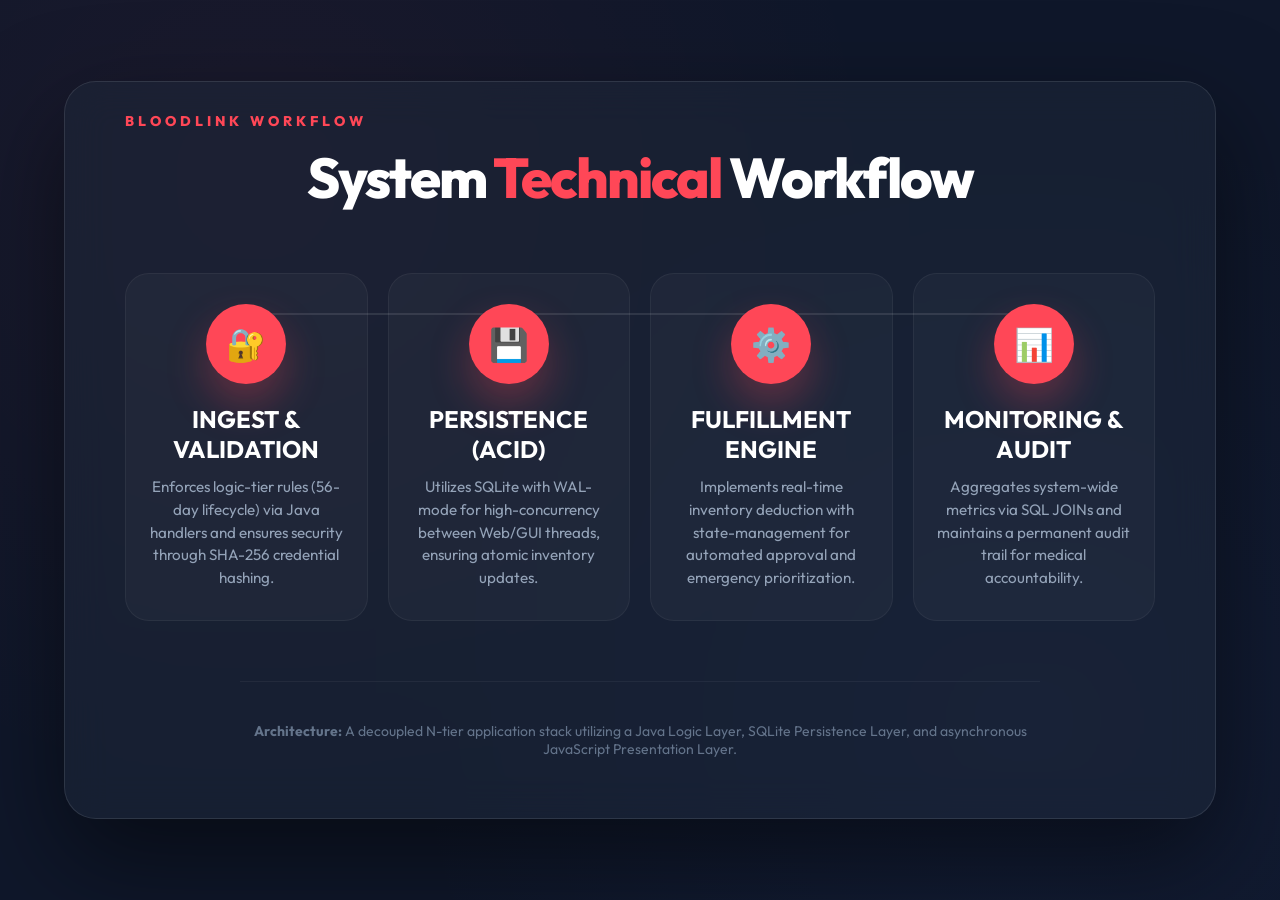
<file: BloodLink_GitHub_Ready/BloodLink_Workflow_Slide.html>
<!DOCTYPE html>
<html lang="en">
<head>
    <meta charset="UTF-8">
    <meta name="viewport" content="width=device-width, initial-scale=1.0">
    <title>BloodLink | Workflow Slide</title>
    <style>
        @import url('https://fonts.googleapis.com/css2?family=Outfit:wght@400;600;800&display=swap');
        
        * { margin: 0; padding: 0; box-sizing: border-box; }
        body {
            font-family: 'Outfit', sans-serif;
            background: #0f172a;
            color: white;
            height: 100vh;
            display: flex;
            align-items: center;
            justify-content: center;
            overflow: hidden;
            background-image: radial-gradient(circle at 20% 20%, rgba(255, 71, 87, 0.05) 0%, transparent 50%),
                              radial-gradient(circle at 80% 80%, rgba(76, 124, 245, 0.05) 0%, transparent 50%);
        }

        .slide {
            width: 90%;
            max-width: 1200px;
            background: rgba(30, 41, 59, 0.5);
            backdrop-filter: blur(20px);
            border: 1px solid rgba(255, 255, 255, 0.1);
            border-radius: 32px;
            padding: 60px;
            box-shadow: 0 40px 100px rgba(0,0,0,0.5);
            text-align: center;
            position: relative;
        }

        .slide::before {
            content: 'BLOODLINK WORKFLOW';
            position: absolute;
            top: 30px; left: 60px;
            font-size: 14px; letter-spacing: 4px; color: #ff4757; font-weight: 800;
        }

        h1 { font-size: 3.5rem; font-weight: 800; margin-bottom: 60px; letter-spacing: -2px; }
        span.red { color: #ff4757; }

        .flow-container {
            display: flex;
            justify-content: space-between;
            align-items: flex-start;
            gap: 20px;
            margin-bottom: 60px;
            position: relative;
        }

        .flow-container::after {
            content: '';
            position: absolute;
            top: 40px; left: 10%; width: 80%;
            height: 2px; background: rgba(255,255,255,0.1);
            z-index: -1;
        }

        .step-card {
            flex: 1;
            padding: 30px 20px;
            background: rgba(255, 255, 255, 0.03);
            border: 1px solid rgba(255, 255, 255, 0.05);
            border-radius: 24px;
            transition: 0.4s;
        }
        .step-card:hover { 
            transform: translateY(-10px); 
            background: rgba(255, 71, 87, 0.08); 
            border-color: rgba(255, 71, 87, 0.3); 
        }

        .icon-circle {
            width: 80px; height: 80px;
            background: #ff4757;
            border-radius: 50%;
            display: flex; align-items: center; justify-content: center;
            margin: 0 auto 20px auto;
            font-size: 32px;
            box-shadow: 0 20px 40px rgba(255, 71, 87, 0.3);
        }

        h3 { font-size: 1.5rem; margin-bottom: 12px; }
        p { color: #94a3b8; font-size: 0.95rem; line-height: 1.5; }

        .footer-note {
            margin-top: 40px;
            padding-top: 40px;
            border-top: 1px solid rgba(255,255,255,0.05);
            color: #64748b;
            font-size: 14px;
            max-width: 800px;
            margin-left: auto;
            margin-right: auto;
        }
    </style>
</head>
<body>

    <div class="slide">
        <h1>System <span class="red">Technical</span> Workflow</h1>

        <div class="flow-container">
            <!-- Step 1 -->
            <div class="step-card">
                <div class="icon-circle">🔐</div>
                <h3>INGEST & VALIDATION</h3>
                <p>Enforces logic-tier rules (56-day lifecycle) via Java handlers and ensures security through SHA-256 credential hashing.</p>
            </div>

            <!-- Step 2 -->
            <div class="step-card">
                <div class="icon-circle">💾</div>
                <h3>PERSISTENCE (ACID)</h3>
                <p>Utilizes SQLite with WAL-mode for high-concurrency between Web/GUI threads, ensuring atomic inventory updates.</p>
            </div>

            <!-- Step 3 -->
            <div class="step-card">
                <div class="icon-circle">⚙️</div>
                <h3>FULFILLMENT ENGINE</h3>
                <p>Implements real-time inventory deduction with state-management for automated approval and emergency prioritization.</p>
            </div>

            <!-- Step 4 -->
            <div class="step-card">
                <div class="icon-circle">📊</div>
                <h3>MONITORING & AUDIT</h3>
                <p>Aggregates system-wide metrics via SQL JOINs and maintains a permanent audit trail for medical accountability.</p>
            </div>
        </div>

        <div class="footer-note">
            <b>Architecture:</b> A decoupled N-tier application stack utilizing a Java Logic Layer, SQLite Persistence Layer, and asynchronous JavaScript Presentation Layer.
        </div>
    </div>

</body>
</html>
</file>
<file: styles.css>
:root {
    --bg-color: #060a13;
    --bg-secondary: #0d1321;
    --sidebar-bg: rgba(12, 17, 29, 0.7);
    --card-bg: rgba(16, 22, 36, 0.65);
    --card-bg-hover: rgba(24, 32, 52, 0.85);
    --border-color: rgba(255, 255, 255, 0.06);
    --border-glow: rgba(255, 71, 87, 0.15);
    --text-primary: #f0f6fc;
    --text-secondary: #6e7a8a;

    --accent-red: #ff4757;
    --accent-red-hover: #ff6b81;
    --accent-red-glow: rgba(255, 71, 87, 0.4);
    --accent-blue: #4c7cf5;
    --accent-blue-hover: #6d9bff;
    --accent-purple: #a855f7;
    --accent-cyan: #22d3ee;

    --success: #34d399;
    --warning: #fbbf24;

    --font-primary: 'Inter', -apple-system, BlinkMacSystemFont, sans-serif;
    --font-display: 'Outfit', sans-serif;
    --font-stack: var(--font-primary);

    --glass-blur: 20px;
    --radius-sm: 10px;
    --radius-md: 16px;
    --radius-lg: 24px;
    --radius-xl: 32px;
}

* {
    margin: 0;
    padding: 0;
    box-sizing: border-box;
    font-family: var(--font-stack);
}

::selection {
    background: var(--accent-red);
    color: white;
}

/* Scrollbar */
::-webkit-scrollbar { width: 6px; }
::-webkit-scrollbar-track { background: transparent; }
::-webkit-scrollbar-thumb { background: rgba(255,255,255,0.1); border-radius: 3px; }
::-webkit-scrollbar-thumb:hover { background: rgba(255,255,255,0.2); }

body {
    background-color: var(--bg-color);
    color: var(--text-primary);
    line-height: 1.6;
    overflow-x: hidden;
}

/* ===== ANIMATED BACKGROUND ===== */
.animated-bg {
    position: fixed;
    top: 0; left: 0; width: 100vw; height: 100vh;
    z-index: -1;
    overflow: hidden;
    background:
        radial-gradient(ellipse 80% 50% at 20% 80%, rgba(255, 71, 87, 0.06) 0%, transparent 50%),
        radial-gradient(ellipse 60% 40% at 80% 20%, rgba(76, 124, 245, 0.05) 0%, transparent 50%),
        radial-gradient(ellipse 50% 60% at 50% 50%, rgba(168, 85, 247, 0.03) 0%, transparent 50%),
        var(--bg-color);
}

.glow-orb {
    position: absolute;
    border-radius: 50%;
    filter: blur(100px);
    opacity: 0.12;
    animation: orbFloat 20s infinite ease-in-out alternate;
    will-change: transform;
}

.orb-1 {
    width: 500px; height: 500px;
    background: linear-gradient(135deg, #ff4757, #ff6b81);
    top: -150px; right: -100px;
}
.orb-2 {
    width: 400px; height: 400px;
    background: linear-gradient(135deg, #4c7cf5, #a855f7);
    bottom: -100px; left: -100px;
    animation-delay: -7s;
    animation-duration: 25s;
}
.orb-3 {
    width: 300px; height: 300px;
    background: linear-gradient(135deg, #22d3ee, #4c7cf5);
    top: 40%; left: 35%;
    animation-duration: 30s;
    animation-delay: -12s;
}

@keyframes orbFloat {
    0% { transform: translate(0, 0) scale(1) rotate(0deg); }
    33% { transform: translate(30px, -40px) scale(1.05) rotate(5deg); }
    66% { transform: translate(-20px, 30px) scale(0.95) rotate(-3deg); }
    100% { transform: translate(50px, 50px) scale(1.1) rotate(8deg); }
}

/* Floating particles */
.animated-bg::after {
    content: '';
    position: absolute;
    top: 0; left: 0;
    width: 100%; height: 100%;
    background-image:
        radial-gradient(2px 2px at 20% 30%, rgba(255,255,255,0.12), transparent),
        radial-gradient(2px 2px at 40% 70%, rgba(255,255,255,0.08), transparent),
        radial-gradient(1px 1px at 60% 20%, rgba(255,255,255,0.1), transparent),
        radial-gradient(1px 1px at 80% 50%, rgba(255,255,255,0.06), transparent),
        radial-gradient(2px 2px at 10% 80%, rgba(255,71,87,0.15), transparent),
        radial-gradient(1px 1px at 90% 10%, rgba(76,124,245,0.12), transparent);
    background-size: 200px 200px;
    animation: particleDrift 60s linear infinite;
}

@keyframes particleDrift {
    0% { transform: translateY(0); }
    100% { transform: translateY(-200px); }
}

/* ===== LAYOUT ===== */
.app-container {
    display: flex;
    min-height: 100vh;
}

/* ===== SIDEBAR ===== */
.sidebar {
    width: 280px;
    background: var(--sidebar-bg);
    border-right: 1px solid var(--border-color);
    padding: 32px 0;
    flex-shrink: 0;
    backdrop-filter: blur(var(--glass-blur));
    -webkit-backdrop-filter: blur(var(--glass-blur));
    position: relative;
    overflow: hidden;
}

.sidebar::before {
    content: '';
    position: absolute;
    top: 0; left: 0;
    width: 100%; height: 100%;
    background: linear-gradient(180deg, rgba(255,71,87,0.03) 0%, transparent 40%, rgba(76,124,245,0.02) 100%);
    pointer-events: none;
}

.logo {
    display: flex;
    align-items: center;
    gap: 16px;
    padding: 0 32px 40px 32px;
    border-bottom: 1px solid var(--border-color);
    margin-bottom: 24px;
    position: relative;
}

.logo-icon-wrap {
    width: 48px;
    height: 48px;
    background: linear-gradient(135deg, #ff4757, #c0392b);
    border-radius: var(--radius-md);
    display: flex;
    align-items: center;
    justify-content: center;
    box-shadow: 0 8px 24px rgba(255, 71, 87, 0.35), inset 0 1px 0 rgba(255,255,255,0.2);
    animation: logoPulse 3s ease-in-out infinite;
}

@keyframes logoPulse {
    0%, 100% { box-shadow: 0 8px 24px rgba(255, 71, 87, 0.35), inset 0 1px 0 rgba(255,255,255,0.2); }
    50% { box-shadow: 0 8px 32px rgba(255, 71, 87, 0.55), inset 0 1px 0 rgba(255,255,255,0.2); }
}

.logo-icon { font-size: 24px; filter: drop-shadow(0 2px 4px rgba(0,0,0,0.3)); }

.logo h1 {
    font-size: 24px;
    font-weight: 800;
    letter-spacing: -0.5px;
    background: linear-gradient(135deg, #fff 0%, #c4cdd5 100%);
    -webkit-background-clip: text;
    background-clip: text;
    -webkit-text-fill-color: transparent;
}

.nav-links { list-style: none; padding: 0 16px; }

.nav-links li {
    padding: 14px 20px;
    margin: 4px 0;
    border-radius: var(--radius-md);
    cursor: pointer;
    font-weight: 500;
    font-size: 15px;
    color: var(--text-secondary);
    transition: all 0.3s cubic-bezier(0.175, 0.885, 0.32, 1.275);
    display: flex;
    align-items: center;
    gap: 14px;
    border: 1px solid transparent;
    position: relative;
    overflow: hidden;
}

.nav-links li .icon {
    font-size: 18px;
    font-style: normal;
    opacity: 0.6;
    transition: 0.3s;
}

.nav-links li:hover {
    background: rgba(255,255,255,0.04);
    color: var(--text-primary);
    transform: translateX(6px);
    border-color: rgba(255,255,255,0.04);
}

.nav-links li:hover .icon { opacity: 1; }

.nav-links li.active {
    background: linear-gradient(90deg, rgba(255, 71, 87, 0.12) 0%, transparent 100%);
    border-left: 3px solid var(--accent-red);
    color: white;
    font-weight: 600;
    box-shadow: 0 4px 12px rgba(255, 71, 87, 0.08);
}

.nav-links li.active .icon {
    opacity: 1;
    filter: drop-shadow(0 0 8px var(--accent-red-glow));
}

/* ===== MAIN CONTENT ===== */
.main-content {
    flex-grow: 1;
    padding: 48px;
    overflow-y: auto;
    position: relative;
}

.tab-pane { display: none; }
.tab-pane.active { display: block; animation: tabEnter 0.4s ease-out; }

@keyframes tabEnter {
    from { opacity: 0; transform: translateY(12px); }
    to { opacity: 1; transform: translateY(0); }
}

/* ===== HEADERS ===== */
.header {
    display: flex;
    justify-content: space-between;
    align-items: center;
    margin-bottom: 40px;
}

.gradient-text {
    font-size: 32px;
    font-weight: 700;
    letter-spacing: -1px;
    background: linear-gradient(135deg, #ffffff 0%, #94a3b8 50%, #64748b 100%);
    -webkit-background-clip: text;
    background-clip: text;
    -webkit-text-fill-color: transparent;
    animation: textShimmer 4s ease-in-out infinite;
    background-size: 200% 100%;
}

@keyframes textShimmer {
    0%, 100% { background-position: 0% 50%; }
    50% { background-position: 100% 50%; }
}

.header p {
    color: var(--text-secondary);
    margin-top: 6px;
    font-size: 14px;
    letter-spacing: 0.3px;
}

/* ===== GLASS PANELS ===== */
.glass-panel {
    background: var(--card-bg);
    backdrop-filter: blur(var(--glass-blur));
    -webkit-backdrop-filter: blur(var(--glass-blur));
    border: 1px solid var(--border-color);
    border-radius: var(--radius-lg);
    box-shadow: 0 16px 48px rgba(0,0,0,0.25), 0 0 1px rgba(255,255,255,0.05);
    position: relative;
}

.glass-panel::after {
    content: '';
    position: absolute;
    top: 0; left: 0; right: 0;
    height: 1px;
    background: linear-gradient(90deg, transparent, rgba(255,255,255,0.08), transparent);
    border-radius: var(--radius-lg) var(--radius-lg) 0 0;
    pointer-events: none;
}

.glow-border {
    position: relative;
}
.glow-border::before {
    content: '';
    position: absolute;
    top: -1px; left: -1px; right: -1px; bottom: -1px;
    background: linear-gradient(135deg, rgba(255,71,87,0.15), transparent 40%, rgba(76,124,245,0.1));
    border-radius: inherit;
    z-index: -1;
}

/* ===== STATS OVERVIEW ===== */
.stats-overview {
    display: grid;
    grid-template-columns: repeat(4, 1fr);
    gap: 20px;
    margin-bottom: 32px;
}

.stat-card {
    padding: 24px;
    display: flex;
    align-items: center;
    gap: 20px;
    transition: all 0.4s cubic-bezier(0.175, 0.885, 0.32, 1.275);
    overflow: hidden;
    position: relative;
}

.stat-card:hover {
    transform: translateY(-8px) scale(1.03);
    border-color: rgba(255,255,255,0.15);
    background: var(--card-bg-hover);
    box-shadow: 0 25px 50px rgba(0,0,0,0.4), 0 0 15px rgba(255,255,255,0.02);
}

.stat-icon {
    width: 56px; height: 56px;
    border-radius: var(--radius-md);
    display: flex; align-items: center; justify-content: center;
    font-size: 24px;
    transition: transform 0.3s;
}

.stat-card:hover .stat-icon { transform: scale(1.15) rotate(5deg); }

.red-icon {
    background: linear-gradient(135deg, rgba(255, 71, 87, 0.2), rgba(255, 71, 87, 0.05));
    color: #ff4757;
    border: 1px solid rgba(255, 71, 87, 0.25);
    box-shadow: 0 4px 12px rgba(255, 71, 87, 0.1);
}
.blue-icon {
    background: linear-gradient(135deg, rgba(76, 124, 245, 0.2), rgba(76, 124, 245, 0.05));
    color: #4c7cf5;
    border: 1px solid rgba(76, 124, 245, 0.25);
    box-shadow: 0 4px 12px rgba(76, 124, 245, 0.1);
}
.yellow-icon {
    background: linear-gradient(135deg, rgba(251, 191, 36, 0.2), rgba(251, 191, 36, 0.05));
    color: #fbbf24;
    border: 1px solid rgba(251, 191, 36, 0.25);
    box-shadow: 0 4px 12px rgba(251, 191, 36, 0.1);
}
.green-icon {
    background: linear-gradient(135deg, rgba(52, 211, 153, 0.2), rgba(52, 211, 153, 0.05));
    color: #34d399;
    border: 1px solid rgba(52, 211, 153, 0.25);
    box-shadow: 0 4px 12px rgba(52, 211, 153, 0.1);
}

.stat-info h3 {
    font-size: 12px;
    color: var(--text-secondary);
    font-weight: 600;
    text-transform: uppercase;
    letter-spacing: 1px;
}
.stat-info h1, .stat-info h2 {
    font-size: 34px;
    font-weight: 800;
    color: var(--text-primary);
    margin-top: 4px;
    line-height: 1;
    letter-spacing: -1px;
}

/* ===== BLOOD CARDS ===== */
.dashboard-cards {
    display: grid;
    grid-template-columns: repeat(auto-fill, minmax(220px, 1fr));
    gap: 20px;
}

.blood-card {
    padding: 24px;
    transition: all 0.4s cubic-bezier(0.175, 0.885, 0.32, 1.275);
    border: 1px solid var(--border-color);
    position: relative;
    overflow: hidden;
}

.blood-card::before {
    content: '';
    position: absolute;
    top: 0; left: -100%;
    width: 100%; height: 100%;
    background: linear-gradient(90deg, transparent, rgba(255,255,255,0.03), transparent);
    transition: left 0.6s;
}

.blood-card:hover::before { left: 100%; }

.blood-card:hover {
    transform: translateY(-8px) scale(1.02);
    border-color: rgba(255, 255, 255, 0.2);
    background: var(--card-bg-hover);
    box-shadow: 0 25px 50px rgba(0,0,0,0.5), 0 0 20px rgba(255,71,87,0.05);
}

.low-stock-pulse {
    animation: lowStockPulse 2s infinite ease-in-out;
    border-color: rgba(255, 71, 87, 0.4) !important;
}

@keyframes lowStockPulse {
    0% { box-shadow: 0 0 0 0 rgba(255, 71, 87, 0.4); }
    70% { box-shadow: 0 0 0 10px rgba(255, 71, 87, 0); }
    100% { box-shadow: 0 0 0 0 rgba(255, 71, 87, 0); }
}

.card-header {
    display: flex;
    justify-content: space-between;
    align-items: center;
}

.bg-badge {
    height: 60px;
    width: 60px;
    background: linear-gradient(135deg, rgba(255,255,255,0.08), rgba(255,255,255,0.02));
    border: 1px solid rgba(255, 255, 255, 0.1);
    border-radius: var(--radius-lg);
    display: flex;
    align-items: center;
    justify-content: center;
    font-size: 20px;
    font-weight: 800;
    text-shadow: 0 2px 8px rgba(0,0,0,0.5);
    transition: all 0.3s;
}

.blood-card:hover .bg-badge {
    background: linear-gradient(135deg, rgba(255,71,87,0.15), rgba(255,71,87,0.05));
    border-color: rgba(255,71,87,0.2);
    transform: scale(1.1);
}

.progress-bar-container {
    height: 5px;
    background: rgba(255,255,255,0.04);
    border-radius: 3px;
    margin-top: 16px;
    overflow: hidden;
}
.progress-bar {
    height: 100%;
    border-radius: 3px;
    transition: width 1.2s cubic-bezier(0.4, 0, 0.2, 1);
    box-shadow: 0 0 8px currentColor;
}

/* ===== EMPTY STATE ===== */
.empty-state {
    text-align: center;
    padding: 60px 40px;
    border: 1px dashed rgba(255,255,255,0.1);
}
.empty-icon { font-size: 48px; margin-bottom: 16px; }
.pulse-anim { animation: pulse 2s ease-in-out infinite; }
@keyframes pulse {
    0%, 100% { transform: scale(1); }
    50% { transform: scale(1.15); }
}

/* ===== BUTTONS ===== */
.btn {
    padding: 12px 28px;
    border-radius: var(--radius-sm);
    font-weight: 600;
    font-size: 14px;
    cursor: pointer;
    border: none;
    transition: all 0.3s ease;
    display: inline-flex;
    align-items: center;
    justify-content: center;
    position: relative;
    overflow: hidden;
    letter-spacing: 0.3px;
}

.btn::after {
    content: '';
    position: absolute;
    top: 50%; left: 50%;
    width: 0; height: 0;
    background: rgba(255,255,255,0.15);
    border-radius: 50%;
    transform: translate(-50%, -50%);
    transition: width 0.5s, height 0.5s;
}
.btn:active::after { width: 300px; height: 300px; }

.btn-glow {
    background: linear-gradient(135deg, #ff4757 0%, #e8384f 50%, #ff6b81 100%);
    color: white;
    box-shadow: 0 4px 20px rgba(255, 71, 87, 0.35);
    background-size: 200% 100%;
    animation: btnShimmer 3s ease-in-out infinite;
}

@keyframes btnShimmer {
    0%, 100% { background-position: 0% 50%; }
    50% { background-position: 100% 50%; }
}

.btn-glow:hover {
    transform: translateY(-3px);
    box-shadow: 0 8px 32px rgba(255, 71, 87, 0.5);
}
.btn-glow:active { transform: translateY(0); }

.btn.secondary {
    background: rgba(255,255,255,0.06);
    color: white;
    border: 1px solid rgba(255,255,255,0.1);
    backdrop-filter: blur(10px);
}
.btn.secondary:hover {
    background: rgba(255,255,255,0.12);
    transform: translateY(-2px);
    border-color: rgba(255,255,255,0.25);
    box-shadow: 0 8px 24px rgba(0,0,0,0.3);
}

.full-width { width: 100%; }

.btn-text {
    background: none;
    border: none;
    cursor: pointer;
    font-weight: 600;
    font-size: 13px;
    transition: all 0.2s;
    padding: 4px 8px;
    border-radius: 4px;
}
.btn-text:hover { background: rgba(255,255,255,0.05); }

.btn-icon {
    background: rgba(255,255,255,0.04);
    border: 1px solid var(--border-color);
    color: var(--text-primary);
    padding: 6px 14px;
    border-radius: var(--radius-sm);
    cursor: pointer;
    font-size: 12px;
    font-weight: 600;
    transition: all 0.25s;
}
.btn-icon:hover {
    background: rgba(255,255,255,0.1);
    border-color: rgba(255,255,255,0.2);
    transform: translateY(-1px);
}
.action-btn {
    background: rgba(76, 124, 245, 0.12);
    color: #fff;
    border-color: rgba(76, 124, 245, 0.3);
}
.action-btn:hover {
    background: rgba(76, 124, 245, 0.25);
    border-color: var(--accent-blue);
    box-shadow: 0 4px 12px rgba(76, 124, 245, 0.2);
}

/* ===== TABLES ===== */
.table-container {
    overflow-x: auto;
    overflow-y: hidden;
}

table { width: 100%; border-collapse: separate; border-spacing: 0; }

th, td {
    padding: 18px 24px;
    text-align: left;
    border-bottom: 1px solid rgba(255,255,255,0.04);
}

th {
    background: rgba(0,0,0,0.4);
    font-size: 12px;
    text-transform: uppercase;
    font-family: var(--font-display);
    letter-spacing: 1.5px;
    color: var(--text-secondary);
    font-weight: 700;
    position: sticky;
    top: 0;
}

tr { transition: background 0.2s; }
tr:last-child td { border-bottom: none; }
tr:hover td { background: rgba(255,255,255,0.02); }

.table-badge {
    background: linear-gradient(135deg, rgba(255,71,87,0.12), rgba(255,71,87,0.04));
    color: var(--accent-red);
    border: 1px solid rgba(255,71,87,0.2);
    padding: 5px 12px;
    border-radius: 6px;
    font-weight: 700;
    font-size: 12px;
    letter-spacing: 0.5px;
}

.status-indicator {
    padding: 6px 14px;
    border-radius: 20px;
    font-size: 12px;
    font-weight: 600;
    letter-spacing: 0.5px;
    display: inline-flex;
    align-items: center;
    gap: 6px;
}
.status-indicator::before {
    content: '';
    width: 6px; height: 6px;
    border-radius: 50%;
    display: inline-block;
}
.status-approved {
    background: rgba(52, 211, 153, 0.1);
    color: var(--success);
    border: 1px solid rgba(52, 211, 153, 0.2);
}
.status-approved::before { background: var(--success); box-shadow: 0 0 6px var(--success); }
.status-pending {
    background: rgba(251, 191, 36, 0.1);
    color: var(--warning);
    border: 1px solid rgba(251, 191, 36, 0.2);
}
.status-pending::before { background: var(--warning); box-shadow: 0 0 6px var(--warning); animation: blink 1.5s infinite; }

@keyframes blink {
    0%, 100% { opacity: 1; }
    50% { opacity: 0.3; }
}

.monospaced { font-family: 'JetBrains Mono', 'Fira Code', monospace; font-size: 13px; opacity: 0.7; }
.address-cell { display: flex; justify-content: space-between; align-items: center; gap: 15px; }
.address-text { max-width: 150px; white-space: nowrap; overflow: hidden; text-overflow: ellipsis; opacity: 0.7; }

/* Compatibility Grid */
.compatibility-grid {
    display: grid;
    grid-template-columns: repeat(auto-fill, minmax(100px, 1fr));
    gap: 12px;
    margin-top: 20px;
}
.comp-item {
    padding: 12px;
    border-radius: var(--radius-md);
    background: rgba(255,255,255,0.03);
    border: 1px solid var(--border-color);
    display: flex;
    flex-direction: column;
    align-items: center;
    gap: 8px;
    transition: 0.3s;
}
.comp-item.active {
    background: linear-gradient(135deg, rgba(52, 211, 153, 0.15), rgba(52, 211, 153, 0.05));
    border-color: var(--success);
    color: var(--success);
    transform: scale(1.05);
    box-shadow: 0 4px 12px rgba(52, 211, 153, 0.1);
}
.comp-item.disabled {
    opacity: 0.3;
    filter: grayscale(1);
}

/* Activity List */
.activity-list { list-style: none; padding-top: 10px; }
.activity-item {
    display: flex;
    align-items: flex-start;
    gap: 16px;
    padding: 16px 0;
    border-bottom: 1px solid rgba(255,255,255,0.04);
}
.activity-item:last-child { border-bottom: none; }
.activity-dot {
    width: 10px; height: 10px;
    border-radius: 50%;
    margin-top: 6px;
    flex-shrink: 0;
}
.activity-content h4 { font-size: 14px; margin-bottom: 2px; color: var(--text-primary); }
.activity-content span { font-size: 12px; color: var(--text-secondary); }

/* ===== FORMS ===== */
.align-center-card { margin: 0 auto; }
.form-card { padding: 40px; }
.form-group { margin-bottom: 22px; }

label {
    display: block;
    margin-bottom: 8px;
    font-size: 12px;
    font-weight: 600;
    color: var(--text-secondary);
    text-transform: uppercase;
    letter-spacing: 1px;
}

.input-wrapper {
    position: relative;
    display: flex;
    align-items: center;
}
.input-wrapper .prefix {
    position: absolute;
    left: 16px;
    color: var(--text-secondary);
    font-weight: 600;
}
.input-wrapper input { padding-left: 40px; }

input, select {
    width: 100%;
    padding: 14px 16px;
    border-radius: var(--radius-sm);
    border: 1px solid rgba(255,255,255,0.08);
    background: rgba(0,0,0,0.25);
    color: var(--text-primary);
    font-size: 15px;
    transition: all 0.3s;
}
input:focus, select:focus {
    outline: none;
    border-color: var(--accent-red);
    background: rgba(0,0,0,0.4);
    box-shadow: 0 0 0 3px rgba(255,71,87,0.1), 0 0 20px rgba(255,71,87,0.05);
}

input::placeholder { color: rgba(255,255,255,0.2); }

/* ===== MODALS ===== */
.modal {
    display: none;
    position: fixed;
    top: 0; left: 0; width: 100%; height: 100%;
    background: rgba(0,0,0,0.85);
    backdrop-filter: blur(12px);
    align-items: center;
    justify-content: center;
    z-index: 1000;
}

.modal-content {
    width: 100%;
    max-width: 450px;
    padding: 40px;
    position: relative;
    animation: modalEnter 0.35s cubic-bezier(0.175, 0.885, 0.32, 1.275);
}

@keyframes modalEnter {
    from { opacity: 0; transform: scale(0.9) translateY(20px); }
    to { opacity: 1; transform: scale(1) translateY(0); }
}

.close {
    position: absolute;
    right: 20px; top: 16px;
    font-size: 28px;
    color: var(--text-secondary);
    cursor: pointer;
    transition: all 0.3s;
    width: 36px; height: 36px;
    display: flex; align-items: center; justify-content: center;
    border-radius: 50%;
}
.close:hover {
    color: white;
    transform: rotate(90deg);
    background: rgba(255,255,255,0.05);
}

.modal-title { margin-bottom: 30px; }

/* ===== ANIMATIONS ===== */
@keyframes slideUp {
    from { opacity: 0; transform: translateY(24px); }
    to { opacity: 1; transform: translateY(0); }
}
.slide-up { animation: slideUp 0.5s ease-out forwards; }

.fade-in { opacity: 0; animation: fadeIn 0.6s ease-out forwards; }
@keyframes fadeIn { to { opacity: 1; } }

.delay-1 { animation-delay: 0.1s; }
.delay-2 { animation-delay: 0.2s; }
.delay-3 { animation-delay: 0.3s; }
.delay-4 { animation-delay: 0.4s; }

.text-center { text-align: center; }

/* ===== LANDING PAGE ===== */
.landing-container {
    position: fixed;
    top: 0; left: 0;
    width: 100vw; height: 100vh;
    z-index: 5000;
    background: var(--bg-color);
    display: flex;
    align-items: center;
    justify-content: center;
    gap: 80px;
    padding: 40px;
    overflow-y: auto;
}

.landing-hero { max-width: 600px; }

.hero-title {
    font-size: 64px;
    line-height: 1.05;
    margin-bottom: 20px;
    text-shadow: 0 4px 30px rgba(0,0,0,0.6);
    background: linear-gradient(135deg, #ffffff 0%, #e2e8f0 30%, #94a3b8 60%, #ffffff 100%);
    -webkit-background-clip: text;
    background-clip: text;
    -webkit-text-fill-color: transparent;
    background-size: 300% 100%;
    animation: heroShimmer 6s ease-in-out infinite;
}

@keyframes heroShimmer {
    0%, 100% { background-position: 0% 50%; }
    50% { background-position: 100% 50%; }
}

.hero-subtitle {
    font-size: 22px;
    font-weight: 300;
    color: rgba(255,255,255,0.8);
    margin-bottom: 24px;
}

.hero-desc {
    font-size: 15px;
    color: var(--text-secondary);
    margin-bottom: 40px;
    line-height: 1.9;
}

.vital-stats { display: flex; gap: 16px; flex-wrap: wrap; }

.vs-item {
    background: rgba(255,255,255,0.04);
    padding: 12px 20px;
    border-radius: var(--radius-sm);
    font-weight: 600;
    font-size: 13px;
    display: flex;
    align-items: center;
    gap: 10px;
    border: 1px solid rgba(255,255,255,0.06);
    box-shadow: 0 4px 16px rgba(0,0,0,0.2);
    transition: all 0.3s;
}
.vs-item:hover {
    transform: translateY(-2px);
    border-color: rgba(255,255,255,0.12);
    background: rgba(255,255,255,0.06);
}

.login-card {
    width: 100%;
    min-width: 350px;
    max-width: 400px;
    padding: 40px;
}

.admin-badge {
    background: linear-gradient(135deg, rgba(255, 71, 87, 0.2), rgba(255, 71, 87, 0.05));
    color: #ff4757;
    border: 1px solid rgba(255, 71, 87, 0.25);
    padding: 5px 12px;
    border-radius: 6px;
    font-size: 11px;
    text-transform: uppercase;
    letter-spacing: 1.5px;
    font-weight: 800;
    margin-bottom: 15px;
    display: inline-block;
    animation: badgeGlow 2s ease-in-out infinite;
}

@keyframes badgeGlow {
    0%, 100% { box-shadow: 0 0 0 rgba(255,71,87,0); }
    50% { box-shadow: 0 0 16px rgba(255,71,87,0.15); }
}

/* ===== ADMIN ENTRY CARD ===== */
.admin-entry-card {
    display: block;
    max-width: 450px;
    margin: 0 auto;
    text-decoration: none;
    position: relative;
    padding: 24px;
    transition: all 0.4s cubic-bezier(0.165, 0.84, 0.44, 1);
    overflow: hidden;
    border: 1px solid rgba(255, 71, 87, 0.15);
    background: rgba(255, 255, 255, 0.02);
}

.admin-entry-card:hover {
    transform: translateY(-6px) scale(1.02);
    border-color: rgba(255, 71, 87, 0.4);
    box-shadow: 0 24px 48px rgba(0,0,0,0.4), 0 0 30px rgba(255, 71, 87, 0.15);
    background: rgba(255, 71, 87, 0.03);
}

.aec-glow {
    position: absolute;
    top: -100px; right: -100px;
    width: 200px; height: 200px;
    background: radial-gradient(circle, rgba(255, 71, 87, 0.12) 0%, transparent 70%);
    z-index: 0;
    transition: all 0.5s;
    opacity: 0.4;
}
.admin-entry-card:hover .aec-glow { transform: scale(1.8); opacity: 1; }

.aec-content {
    display: flex;
    align-items: center;
    gap: 20px;
    position: relative;
    z-index: 1;
}

.aec-icon {
    font-size: 32px;
    background: rgba(255, 71, 87, 0.08);
    width: 64px; height: 64px;
    display: flex; align-items: center; justify-content: center;
    border-radius: var(--radius-md);
    border: 1px solid rgba(255, 71, 87, 0.15);
    transition: all 0.4s;
}
.admin-entry-card:hover .aec-icon {
    background: rgba(255, 71, 87, 0.15);
    transform: scale(1.1) rotate(5deg);
    box-shadow: 0 8px 24px rgba(255, 71, 87, 0.15);
}

.aec-text { flex: 1; text-align: left; }
.aec-label {
    display: block;
    color: white;
    font-weight: 700;
    font-size: 18px;
    letter-spacing: -0.5px;
}
.aec-desc {
    display: block;
    color: var(--text-secondary);
    font-size: 13px;
    margin-top: 2px;
}

.aec-arrow {
    font-size: 20px;
    color: var(--accent-red);
    opacity: 0.2;
    transform: translateX(-10px);
    transition: all 0.4s;
}
.admin-entry-card:hover .aec-arrow {
    opacity: 1;
    transform: translateX(0);
}

/* ===== INFO BANNER ===== */
.info-banner {
    padding: 16px 24px;
    background: rgba(76, 124, 245, 0.08);
    border-left: 3px solid var(--accent-blue);
    display: flex;
    align-items: center;
    gap: 16px;
    border-radius: var(--radius-sm);
    margin-bottom: 24px;
}
.icon-pulse { font-size: 20px; animation: pulse 2s infinite; }

/* ===== RESPONSIVE ===== */
@media (max-width: 1024px) {
    .landing-container {
        flex-direction: column;
        overflow-y: auto;
        padding: 60px 20px;
        gap: 40px;
    }
    .hero-title { font-size: 40px; }
    .landing-hero { text-align: center; }
    .vital-stats { justify-content: center; }
    .stats-overview { grid-template-columns: repeat(2, 1fr); }
}

@media (max-width: 768px) {
    .sidebar { width: 220px; }
    .main-content { padding: 24px; }
    .stats-overview { grid-template-columns: 1fr; }
    .header { flex-direction: column; gap: 16px; align-items: flex-start; }
}

/* LIGHT MODE */
body.light-theme {
    --bg-color: #f8fafc;
    --bg-secondary: #f1f5f9;
    --sidebar-bg: rgba(255, 255, 255, 0.9);
    --card-bg: rgba(255, 255, 255, 0.9);
    --card-bg-hover: rgba(255, 255, 255, 1);
    --border-color: rgba(0, 0, 0, 0.1);
    --text-primary: #0f172a;
    --text-secondary: #475569;
}
body.light-theme .glass-panel { box-shadow: 0 10px 30px rgba(0,0,0,0.05); }
body.light-theme .nav-links li:hover { background: rgba(0,0,0,0.05); }
body.light-theme th { background: rgba(0,0,0,0.05); }
body.light-theme tr:hover td { background: rgba(0,0,0,0.02); }
body.light-theme input, body.light-theme select {
    background: rgba(255,255,255,1);
    border-color: rgba(0,0,0,0.2);
    color: var(--text-primary);
}
body.light-theme .btn.secondary { color: var(--text-primary); border-color: rgba(0,0,0,0.2); }
body.light-theme .gradient-text {
    background: linear-gradient(135deg, #0f172a 0%, #3b82f6 100%);
    -webkit-background-clip: text;
}
.bg-badge-red { background: linear-gradient(135deg, rgba(255,71,87,0.15), rgba(255,71,87,0.05)) !important; border-color: rgba(255,71,87,0.3) !important; }
.bg-badge-green { background: linear-gradient(135deg, rgba(52,211,153,0.15), rgba(52,211,153,0.05)) !important; border-color: rgba(52,211,153,0.3) !important; }
</file>
